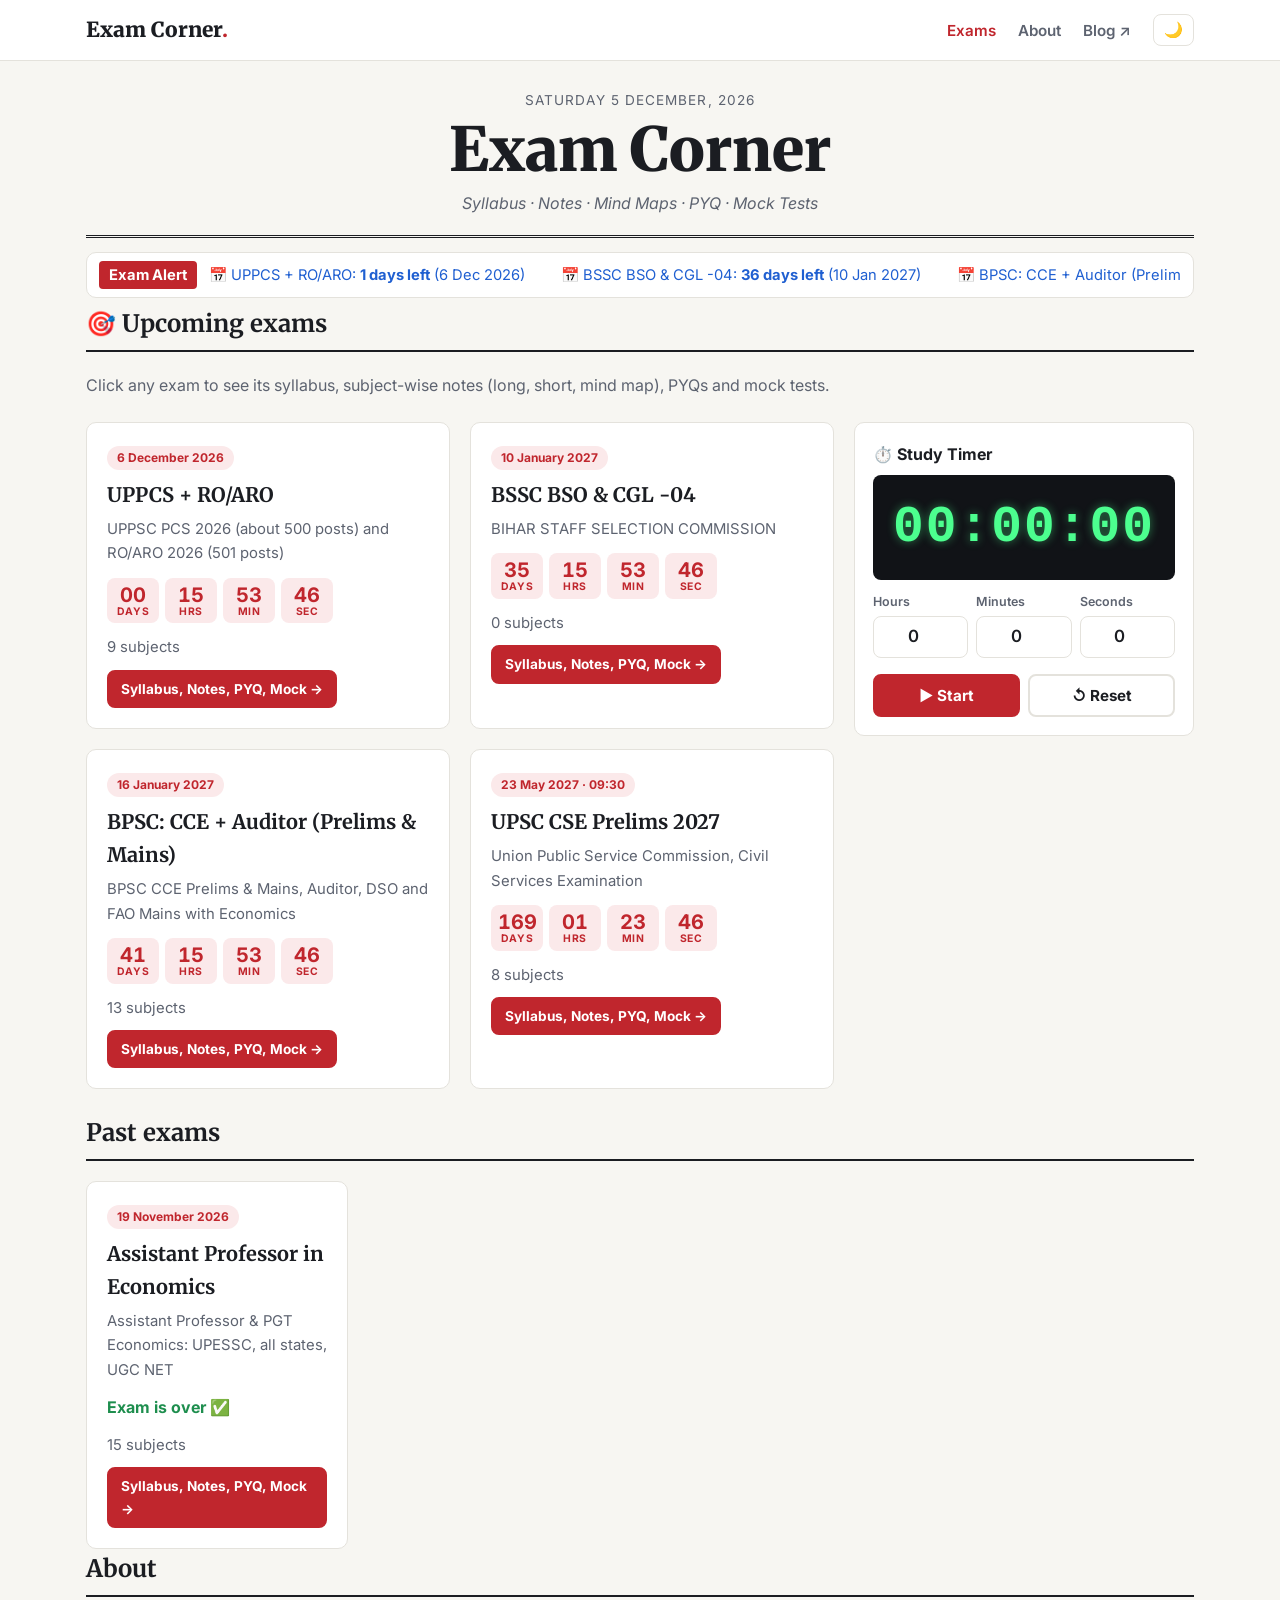
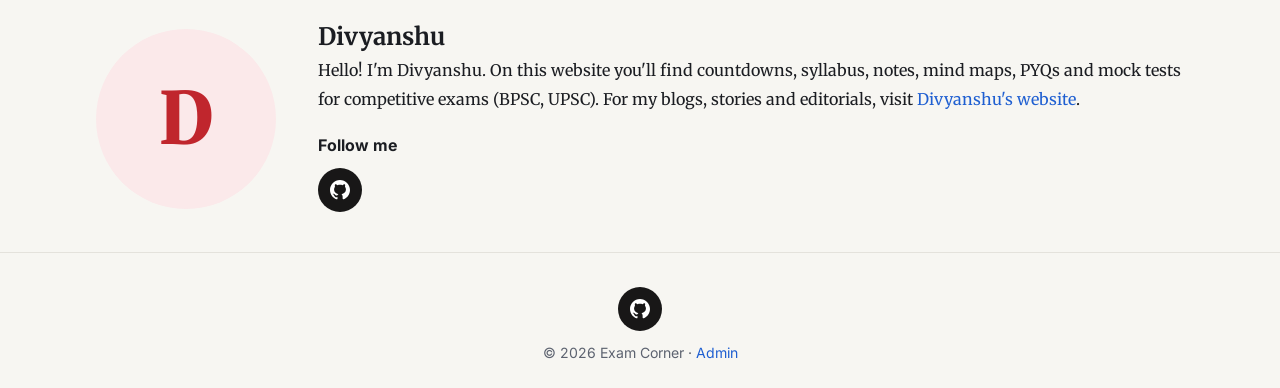
<file: index.html>
<!DOCTYPE html>
<html lang="en">
<head>
  <meta charset="UTF-8" />
  <meta name="viewport" content="width=device-width, initial-scale=1.0" />
  <title>Home</title>
  <meta name="description" content="Exam Corner: countdowns, syllabus, subject-wise notes, mind maps, PYQs and mock tests for competitive exams." />
  <link rel="preconnect" href="https://fonts.googleapis.com" />
  <link href="https://fonts.googleapis.com/css2?family=Inter:wght@400;500;600;700;800&family=Merriweather:wght@400;700;900&display=swap" rel="stylesheet" />
  <link rel="stylesheet" href="css/style.css?v=6" />
</head>
<body>
  <div id="site-header"></div>

  <main>
    <div class="container">
      <div class="masthead" id="masthead"></div>
      <div class="ticker" id="ticker"></div>
    </div>

    <section class="container">
      <div class="section-head"><h2>🎯 Upcoming exams</h2></div>
      <p class="page-sub">Click any exam to see its syllabus, subject-wise notes (long, short, mind map), PYQs and mock tests.</p>
      <div class="hero-row">
        <div class="grid" id="upcoming"></div>
        <div id="study-timer"></div>
      </div>
    </section>

    <section class="container hidden" id="past-wrap">
      <div class="section-head"><h2>Past exams</h2></div>
      <div class="grid" id="past"></div>
    </section>

    <section class="container" id="about">
      <div class="section-head"><h2>About</h2></div>
      <div class="about">
        <div class="avatar" id="avatar"></div>
        <div>
          <h3 id="about-name" style="font-family:var(--serif);font-size:1.5rem"></h3>
          <div class="prose" id="about-text" style="font-size:1rem"></div>
          <h4 style="margin-top:12px">Follow me</h4>
          <div class="socials" id="about-socials"></div>
        </div>
      </div>
    </section>
  </main>

  <div id="site-footer"></div>

  <script src="js/vendor/marked.umd.js?v=6"></script>
  <script src="js/vendor/purify.min.js?v=6"></script>
  <script src="js/config.js?v=6"></script>
  <script src="js/icons.js?v=6"></script>
  <script src="js/common.js?v=6"></script>
  <script src="js/timer.js?v=6"></script>
  <script src="js/home.js?v=6"></script>
</body>
</html>
</file>
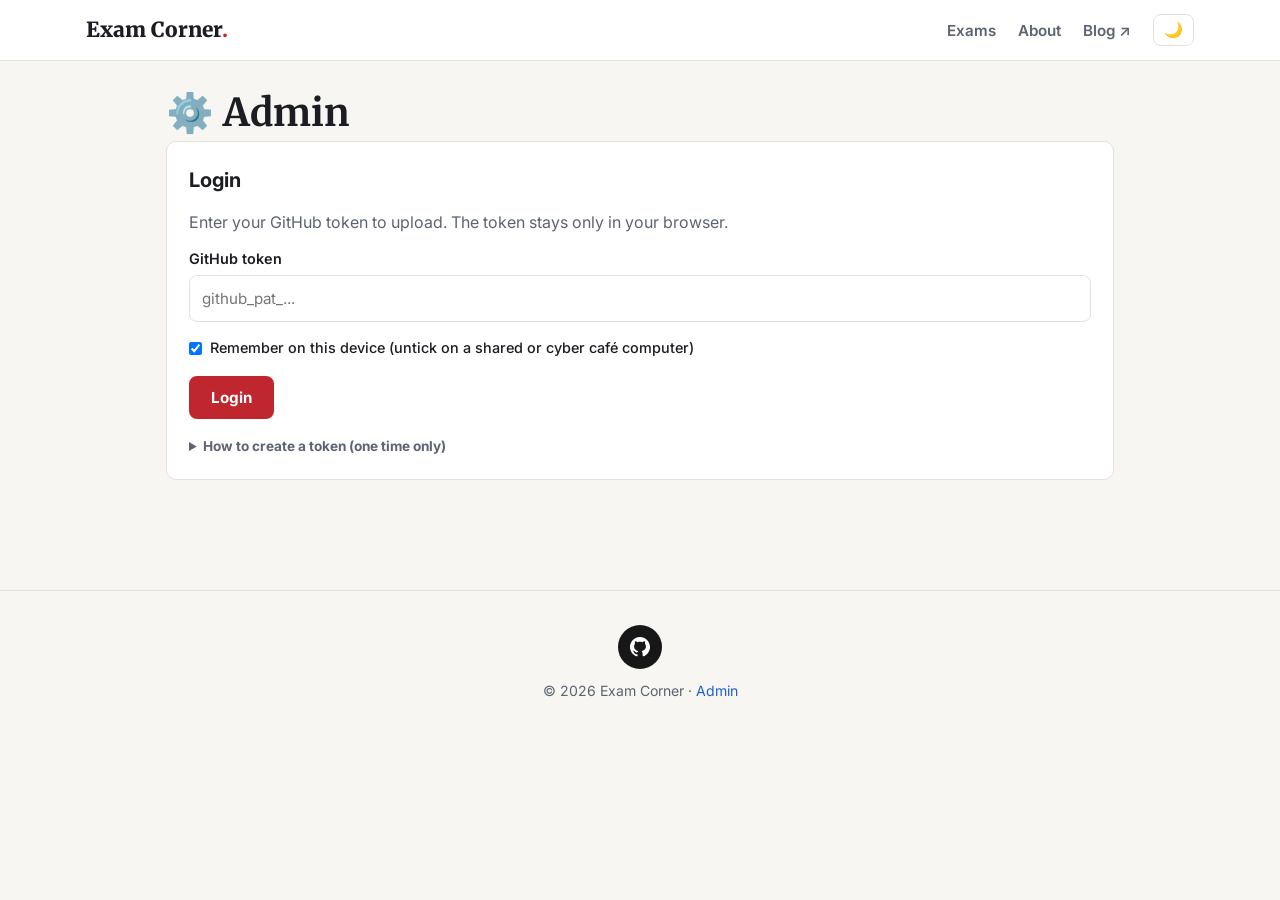
<file: admin.html>
<!DOCTYPE html>
<html lang="en">
<head>
  <meta charset="UTF-8" />
  <meta name="viewport" content="width=device-width, initial-scale=1.0" />
  <meta name="robots" content="noindex" />
  <title>Admin</title>
  <link rel="preconnect" href="https://fonts.googleapis.com" />
  <link href="https://fonts.googleapis.com/css2?family=Inter:wght@400;500;600;700;800&family=Merriweather:wght@400;700;900&display=swap" rel="stylesheet" />
  <link rel="stylesheet" href="css/style.css?v=6" />
</head>
<body>
  <div id="site-header"></div>

  <main class="admin">
    <h1 class="page-title">⚙️ Admin</h1>
    <div id="status"></div>

    <!-- Login -->
    <div class="panel" id="login">
      <h2>Login</h2>
      <p class="muted" style="margin-bottom:12px">Enter your GitHub token to upload. The token stays only in your browser.</p>
      <div class="field">
        <label for="token">GitHub token</label>
        <input type="password" id="token" placeholder="github_pat_..." autocomplete="off" />
      </div>
      <label style="font-weight:500;display:flex;gap:8px;align-items:center">
        <input type="checkbox" id="remember" style="width:auto" checked /> Remember on this device (untick on a shared or cyber café computer)
      </label>
      <button class="btn" id="login-btn" style="margin-top:12px">Login</button>
      <details class="help" style="margin-top:16px">
        <summary><b>How to create a token (one time only)</b></summary>
        <ol>
          <li>Log in to GitHub and open this page: <a href="https://github.com/settings/personal-access-tokens/new" target="_blank" rel="noopener">github.com/settings/personal-access-tokens/new</a></li>
          <li><b>Token name</b>: type <code>website-admin</code>. <b>Expiration</b>: choose "No expiration" or 1 year.</li>
          <li><b>Repository access</b> → <b>Only select repositories</b> → choose <b>both</b> <code>DIVYANSHU</code> and <code>EXAM-CORNER</code>. (Both websites share one saved token, so it needs both repos.)</li>
          <li><b>Permissions → Repository permissions → Contents</b> → choose <b>Read and write</b>.</li>
          <li>Click <b>Generate token</b> at the bottom, copy the token and paste it above.</li>
        </ol>
        <p>⚠️ Never share your token. Anyone with it can change your website.</p>
      </details>
    </div>

    <!-- App -->
    <div id="app" class="hidden">
      <div class="tabs" id="admin-tabs">
        <button class="tab active" data-tab="exams">🎯 Exams</button>
        <button class="tab" data-tab="items">📚 Study Material</button>
        <button class="tab" data-tab="settings">🔗 Social & Settings</button>
        <button class="tab" data-tab="youtube">▶️ YouTube से notes</button>
        <button class="tab" id="logout">Logout</button>
      </div>
      <div id="view"></div>
    </div>
  </main>

  <div id="site-footer"></div>

  <script src="js/vendor/marked.umd.js?v=6"></script>
  <script src="js/vendor/purify.min.js?v=6"></script>
  <script src="js/config.js?v=6"></script>
  <script src="js/icons.js?v=6"></script>
  <script src="js/common.js?v=6"></script>
  <script src="js/github.js?v=6"></script>
  <script src="js/admin.js?v=9"></script>
  <script src="js/youtube.js?v=3"></script>
</body>
</html>
</file>
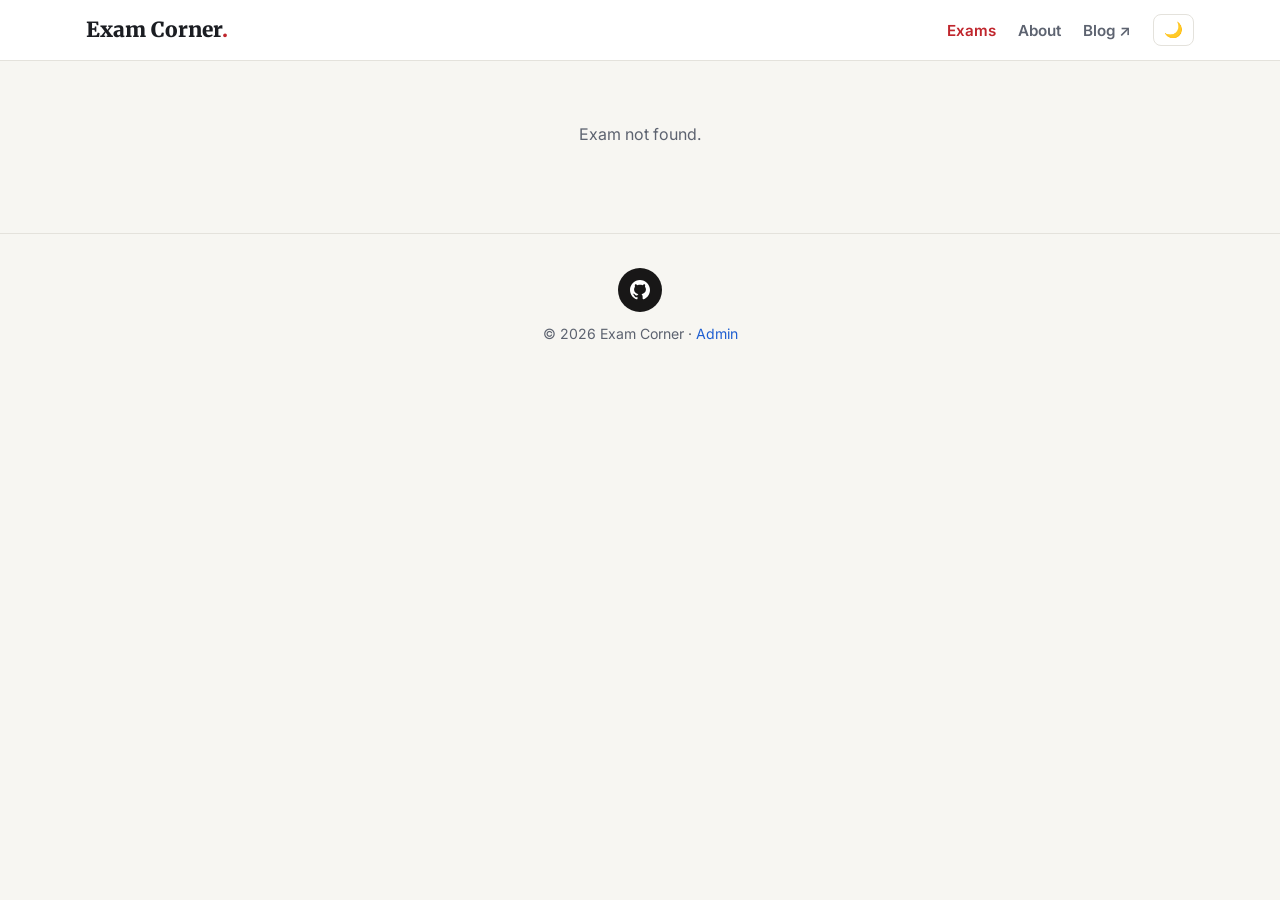
<file: exam.html>
<!DOCTYPE html>
<html lang="en">
<head>
  <meta charset="UTF-8" />
  <meta name="viewport" content="width=device-width, initial-scale=1.0" />
  <title>Exam</title>
  <link rel="preconnect" href="https://fonts.googleapis.com" />
  <link href="https://fonts.googleapis.com/css2?family=Inter:wght@400;500;600;700;800&family=Merriweather:wght@400;700;900&display=swap" rel="stylesheet" />
  <link rel="stylesheet" href="css/style.css?v=6" />
</head>
<body>
  <div id="site-header"></div>

  <main class="container" style="padding-top:24px;padding-bottom:20px" id="main">
    <p class="empty">Loading…</p>
  </main>

  <div id="site-footer"></div>

  <script src="js/vendor/marked.umd.js?v=6"></script>
  <script src="js/vendor/purify.min.js?v=6"></script>
  <script src="js/config.js?v=6"></script>
  <script src="js/icons.js?v=6"></script>
  <script src="js/common.js?v=6"></script>
  <script src="js/timer.js?v=6"></script>
  <script>
    document.addEventListener("DOMContentLoaded", async () => {
      const site = await renderChrome("home");
      const main = document.getElementById("main");
      const [{ exams }, { items }] = await Promise.all([
        loadJSON("content/exams.json", { exams: [] }),
        loadJSON("content/exam-items.json", { items: [] }),
      ]);
      const exam = exams.find((e) => e.id === param("id"));
      if (!exam) return showError(main, "Exam not found.");
      document.title = `${exam.name} | ${site.name}`;

      const subjects = exam.subjects || [];
      const examItems = items.filter((i) => i.exam === exam.id);
      let view = param("view") === "material" || param("subject") ? "material" : "syllabus";
      let subject = param("subject") || "all";
      let type = param("type") || "long";

      main.innerHTML = `
        <div class="breadcrumb"><a href="index.html">Exam Corner</a> › ${esc(exam.name)}</div>
        <div class="hero-row">
        <div class="exam-hero">
          <h1 class="page-title">${esc(exam.name)}</h1>
          ${exam.fullName ? `<p class="muted">${esc(exam.fullName)}</p>` : ""}
          <p style="margin:10px 0 6px"><b>Exam date:</b> ${fmtDate(exam.date, { weekday: "long", day: "numeric", month: "long", year: "numeric" })}${exam.time ? `, ${esc(exam.time)}` : ""}</p>
          <div class="countdown big" data-countdown="${examTime(exam).toISOString()}"></div>
          ${exam.description ? `<div class="prose" style="font-size:0.98rem;margin-top:14px">${renderMarkdown(exam.description)}</div>` : ""}
        </div>
        <div id="study-timer"></div>
        </div>
        <div class="tabs" id="view-tabs">
          <button class="tab" data-view="syllabus">📘 Syllabus</button>
          <button class="tab" data-view="material">📚 Subject-wise Study Material</button>
        </div>
        <div id="syllabus" class="panel prose">${renderMarkdown(exam.syllabus || "Syllabus coming soon.")}</div>
        <div id="material">
          <label>Choose a subject</label>
          <div class="tabs" id="subject-tabs"></div>
          <label>What do you want to study?</label>
          <div class="tabs" id="type-tabs"></div>
          <div class="grid" id="items"></div>
        </div>`;
      startCountdowns();
      setupStudyTimer(document.getElementById("study-timer"));

      const syncURL = () => {
        const p = new URLSearchParams({ id: exam.id });
        if (view === "material") { p.set("view", "material"); p.set("subject", subject); p.set("type", type); }
        history.replaceState(null, "", `exam.html?${p}`);
      };

      const draw = () => {
        document.querySelectorAll("#view-tabs .tab").forEach((t) => t.classList.toggle("active", t.dataset.view === view));
        document.getElementById("syllabus").classList.toggle("hidden", view !== "syllabus");
        document.getElementById("material").classList.toggle("hidden", view !== "material");

        const inSubject = examItems.filter((i) => subject === "all" || i.subject === subject);
        document.getElementById("subject-tabs").innerHTML = [{ id: "all", name: "All subjects" }, ...subjects]
          .map((s) => {
            const n = examItems.filter((i) => s.id === "all" || i.subject === s.id).length;
            return `<button class="tab ${s.id === subject ? "active" : ""}" data-subject="${esc(s.id)}">${esc(s.name)}<span class="count">${n}</span></button>`;
          })
          .join("");
        document.getElementById("type-tabs").innerHTML = ITEM_TYPES.map(
          (t) => `<button class="tab ${t.id === type ? "active" : ""}" data-type="${t.id}">${t.label}<span class="count">${inSubject.filter((i) => i.type === t.id).length}</span></button>`
        ).join("");

        const list = inSubject.filter((i) => i.type === type);
        const subjectName = (id) => (subjects.find((s) => s.id === id) || {}).name || "";
        document.getElementById("items").innerHTML = list.length
          ? list
              .map((i) => {
                const href = i.type === "mock" ? `mock.html?id=${encodeURIComponent(i.id)}` : `item.html?id=${encodeURIComponent(i.id)}`;
                const extra = i.type === "mock" ? `<p>${i.questions || 0} questions · ${i.duration || 0} min</p>` : i.summary ? `<p>${esc(i.summary)}</p>` : "";
                return `<a class="card" href="${href}">
                  <span class="tag">${esc(subjectName(i.subject) || "General")}</span>
                  <h3 style="margin-top:8px">${esc(i.title)}</h3>${extra}
                  <div class="meta" style="margin-top:6px">${fmtDate(i.date)}</div>
                </a>`;
              })
              .join("")
          : `<p class="empty">No ${esc(ITEM_TYPES.find((t) => t.id === type).label)} in this subject yet.</p>`;
      };

      main.addEventListener("click", (e) => {
        const t = e.target.closest(".tab");
        if (!t) return;
        if (t.dataset.view) view = t.dataset.view;
        if (t.dataset.subject) subject = t.dataset.subject;
        if (t.dataset.type) type = t.dataset.type;
        syncURL();
        draw();
      });
      draw();
    });
  </script>
</body>
</html>
</file>
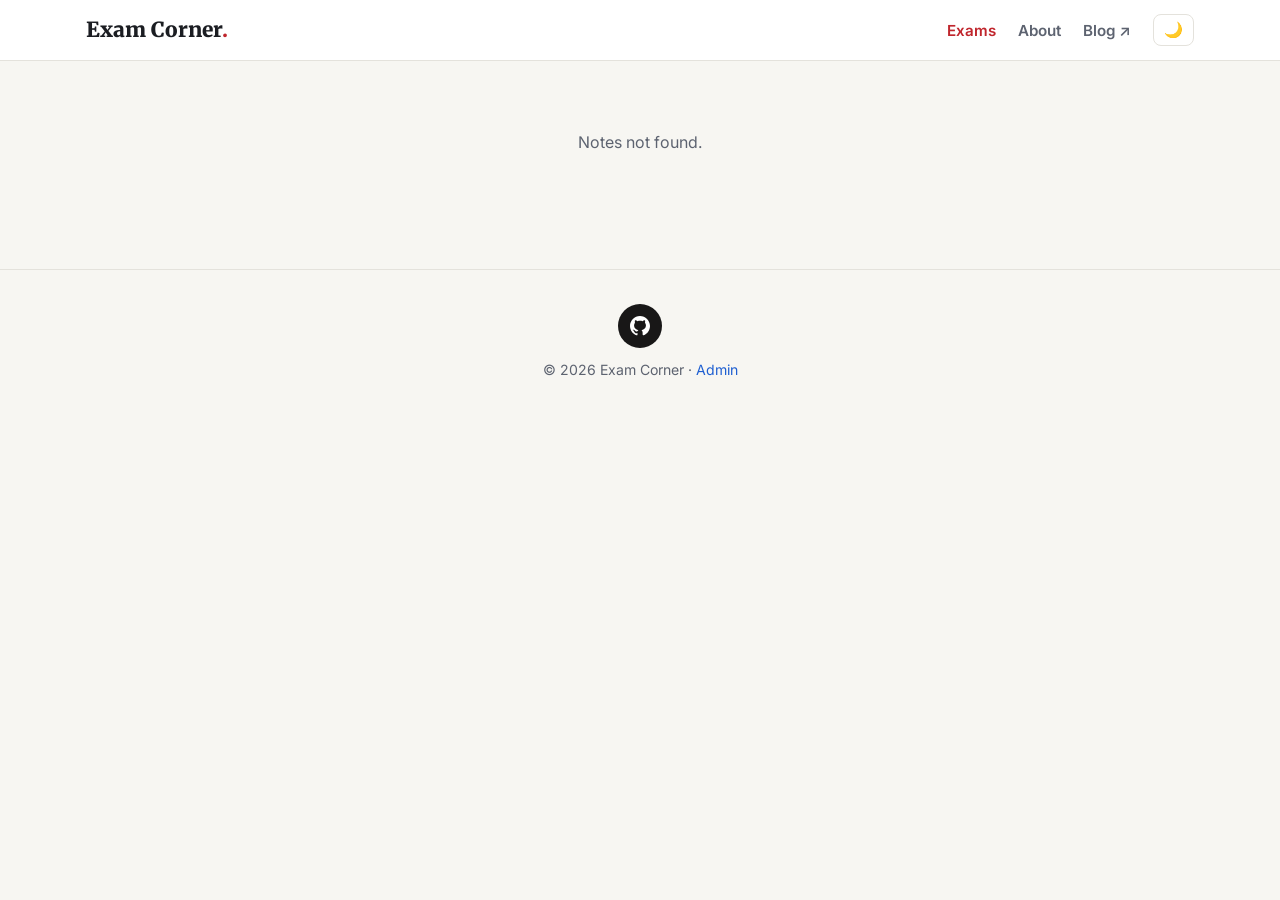
<file: item.html>
<!DOCTYPE html>
<html lang="en">
<head>
  <meta charset="UTF-8" />
  <meta name="viewport" content="width=device-width, initial-scale=1.0" />
  <title>Notes</title>
  <link rel="preconnect" href="https://fonts.googleapis.com" />
  <link href="https://fonts.googleapis.com/css2?family=Inter:wght@400;500;600;700;800&family=Merriweather:wght@400;700;900&display=swap" rel="stylesheet" />
  <link rel="stylesheet" href="css/style.css?v=6" />
</head>
<body>
  <div id="site-header"></div>

  <main>
    <article class="reader" id="reader"><p class="empty">Loading…</p></article>
  </main>

  <div id="site-footer"></div>

  <script src="js/vendor/marked.umd.js?v=6"></script>
  <script src="js/vendor/purify.min.js?v=6"></script>
  <script src="js/config.js?v=6"></script>
  <script src="js/icons.js?v=6"></script>
  <script src="js/common.js?v=6"></script>
  <script src="js/share.js?v=6"></script>
  <script src="js/mindmap.js?v=6"></script>
  <script>
    document.addEventListener("DOMContentLoaded", async () => {
      const site = await renderChrome("home");
      const reader = document.getElementById("reader");
      const [{ exams }, { items }] = await Promise.all([
        loadJSON("content/exams.json", { exams: [] }),
        loadJSON("content/exam-items.json", { items: [] }),
      ]);
      const item = items.find((i) => i.id === param("id"));
      if (!item) return showError(reader, "Notes not found.");
      if (item.type === "mock") return location.replace(`mock.html?id=${encodeURIComponent(item.id)}`);

      const exam = exams.find((e) => e.id === item.exam) || { id: item.exam, name: item.exam, subjects: [] };
      const subject = (exam.subjects || []).find((s) => s.id === item.subject);
      const typeLabel = (ITEM_TYPES.find((t) => t.id === item.type) || {}).label || "";
      let body = "";
      try { body = await loadText(`content/exam-items/${item.id}.md`); }
      catch (e) { return showError(reader, "Could not load this. Please try again in a little while."); }
      document.title = `${item.title} | ${site.name}`;

      const back = `exam.html?id=${encodeURIComponent(exam.id)}&view=material&subject=${encodeURIComponent(item.subject || "all")}&type=${item.type}`;
      const isMap = item.type === "mindmap" && !/^\s*!\[/.test(body);
      reader.innerHTML = `
        <div class="breadcrumb"><a href="index.html">Exam Corner</a> › <a href="exam.html?id=${encodeURIComponent(exam.id)}">${esc(exam.name)}</a>
          ${subject ? ` › ${esc(subject.name)}` : ""} › <a href="${back}">${esc(typeLabel)}</a></div>
        <h1>${esc(item.title)}</h1>
        ${item.summary ? `<p class="standfirst">${esc(item.summary)}</p>` : ""}
        <div class="byline">
          <span class="meta"><span class="tag">${esc(typeLabel)}</span> ${fmtDate(item.date)}${isMap ? "" : " · " + readingTime(body)}</span>
          <span class="tools"><span id="font-controls"></span><button class="icon-btn" onclick="window.print()" title="Print / Save as PDF">🖨️</button></span>
        </div>
        ${isMap ? `<div class="mindmap-wrap"><p class="help no-print">You can zoom and drag. Click any point to open or close it.</p><svg class="mindmap" id="mindmap"></svg></div>` : ""}
        <div class="prose ${isMap ? "hidden" : ""}" id="prose">${renderMarkdown(body)}</div>
        ${shareHTML(item.title)}
        <p class="no-print"><a href="${back}">← Back to ${esc(exam.name)} ${esc(typeLabel)}</a></p>`;
      setupFontControls(document.getElementById("prose"));
      setupShare();
      if (isMap) renderMindmap(document.getElementById("mindmap"), body, document.getElementById("prose"));
    });
  </script>
</body>
</html>
</file>
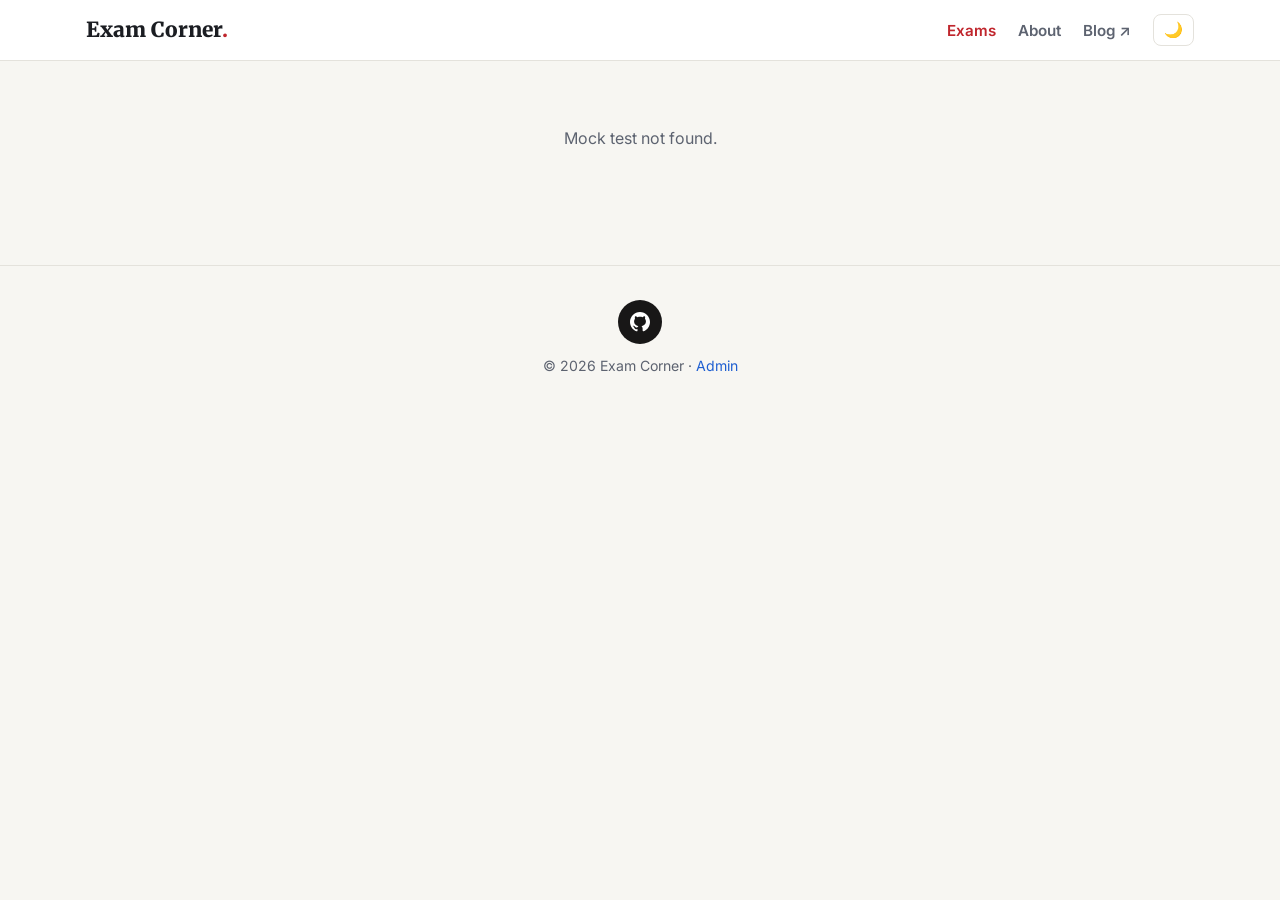
<file: mock.html>
<!DOCTYPE html>
<html lang="en">
<head>
  <meta charset="UTF-8" />
  <meta name="viewport" content="width=device-width, initial-scale=1.0" />
  <title>Mock Test</title>
  <link rel="preconnect" href="https://fonts.googleapis.com" />
  <link href="https://fonts.googleapis.com/css2?family=Inter:wght@400;500;600;700;800&family=Merriweather:wght@400;700;900&display=swap" rel="stylesheet" />
  <link rel="stylesheet" href="css/style.css?v=6" />
</head>
<body>
  <div id="site-header"></div>

  <main class="mock" id="mock"><p class="empty">Loading…</p></main>

  <div id="site-footer"></div>

  <script src="js/vendor/marked.umd.js?v=6"></script>
  <script src="js/vendor/purify.min.js?v=6"></script>
  <script src="js/config.js?v=6"></script>
  <script src="js/icons.js?v=6"></script>
  <script src="js/common.js?v=6"></script>
  <script src="js/mock.js?v=6"></script>
</body>
</html>
</file>
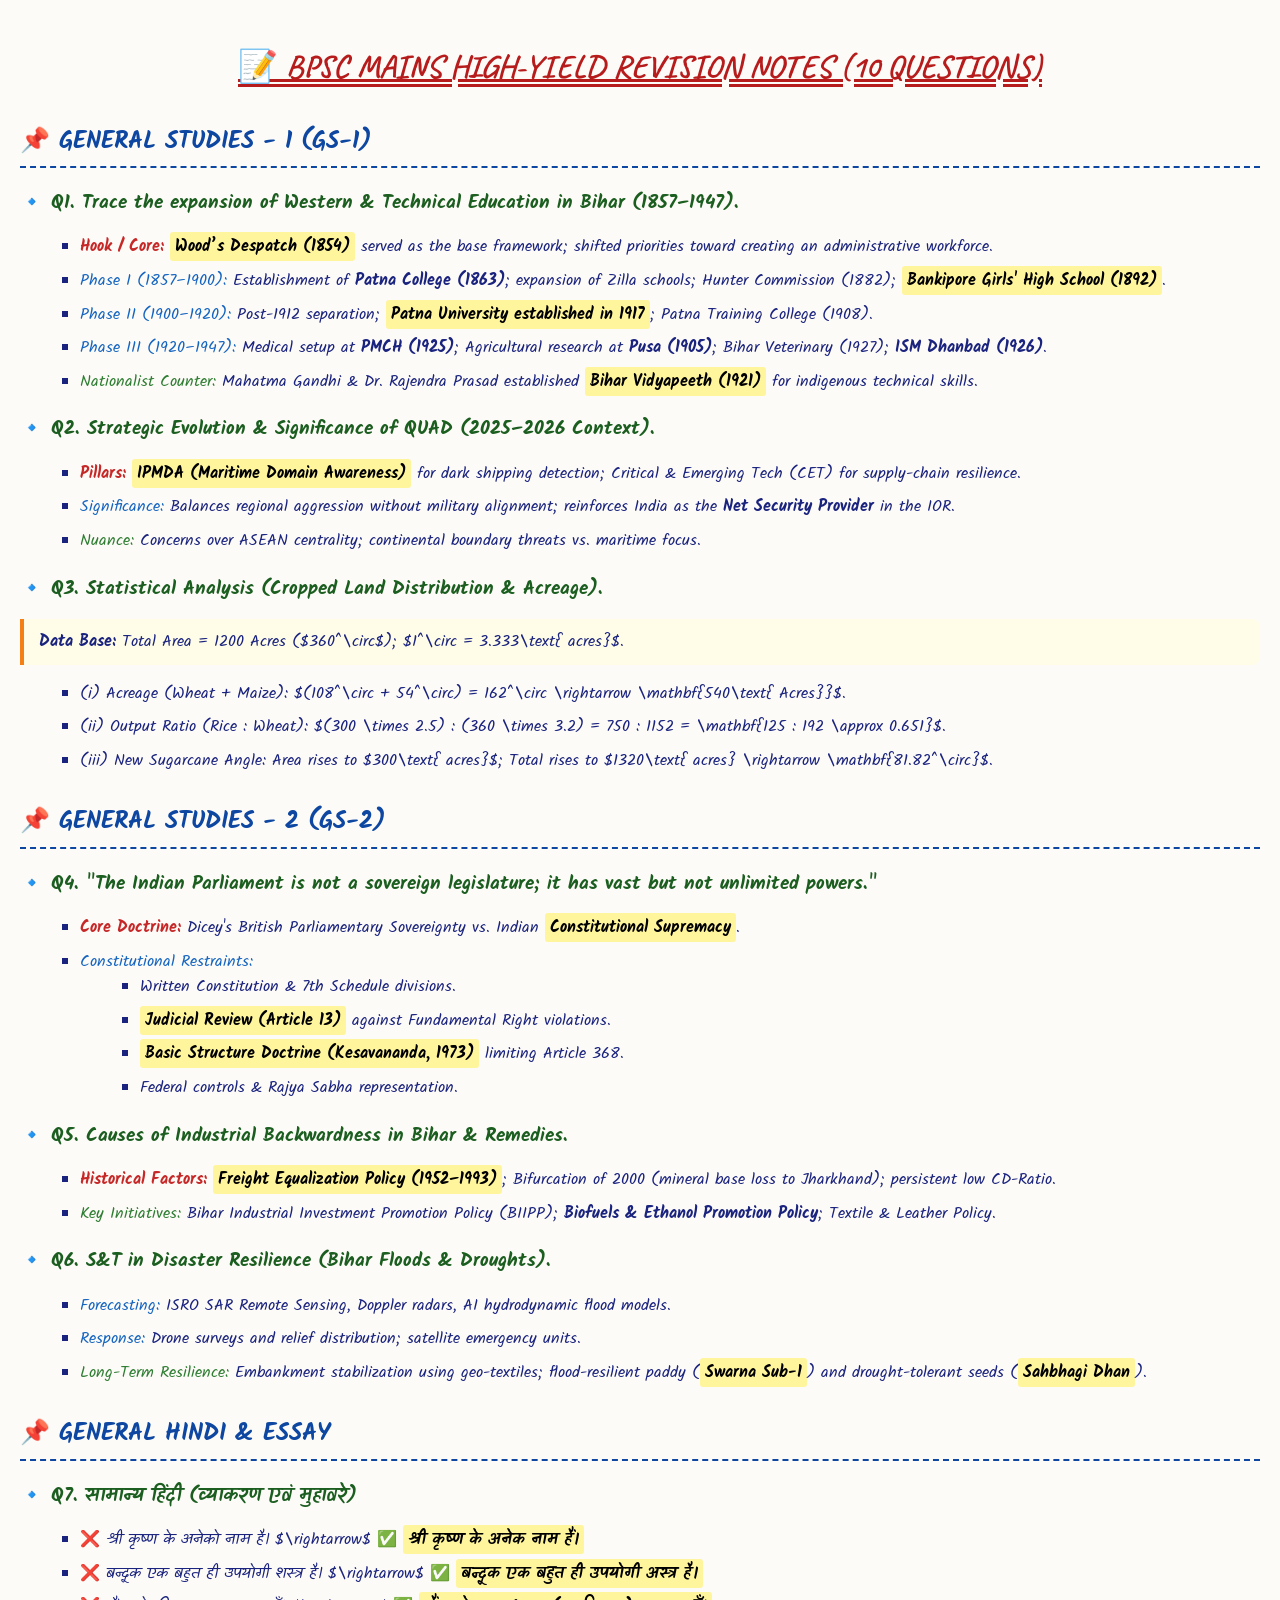
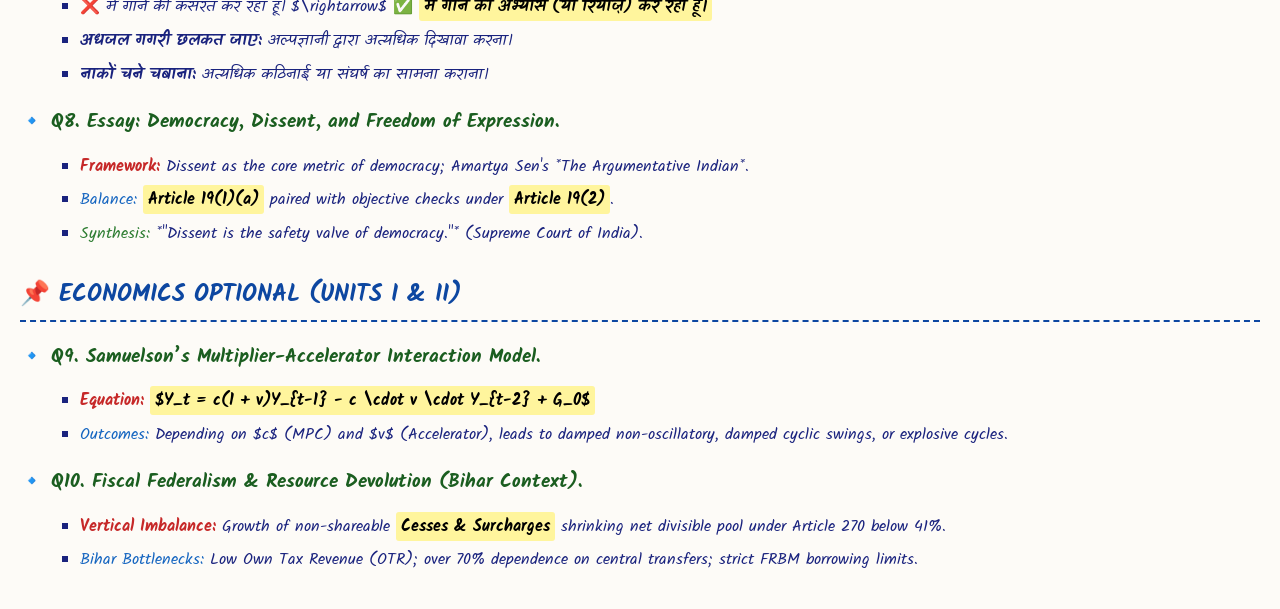
<file: uploads/bpsc-pyq/BPSC MAINS/gemini-code-1792105830033.html>
<!DOCTYPE html>
<html lang="hi">
<head>
    <meta charset="UTF-8">
    <title>BPSC Mains High-Yield Revision Notes</title>
    <!-- Google Fonts से हस्तलिखित (Handwritten) फॉन्ट -->
    <link href="https://fonts.googleapis.com/css2?family=Caveat:wght@600&family=Kalam:wght@400;700&display=swap" rel="stylesheet">
    <style>
        @page {
            size: A4;
            margin: 20mm 15mm 20mm 20mm;
        }
        body {
            font-family: 'Kalam', cursive, sans-serif;
            background-color: #fdfbf7;
            color: #1a237e; /* डार्क ब्लू स्याही */
            font-size: 16px;
            line-height: 1.6;
            margin: 0;
            padding: 20px;
        }
        /* मुख्य शीर्षक */
        h1 {
            font-family: 'Caveat', cursive;
            color: #b71c1c; /* लाल स्याही */
            text-align: center;
            font-size: 32px;
            text-decoration: underline double #b71c1c;
            margin-bottom: 25px;
        }
        /* सेक्शन हेडिंग */
        h2 {
            color: #0d47a1;
            border-bottom: 2px dashed #0d47a1;
            padding-bottom: 5px;
            margin-top: 30px;
            font-size: 24px;
        }
        /* प्रश्न हेडिंग */
        h3 {
            color: #1b5e20; /* हरी स्याही */
            font-size: 19px;
            margin-top: 20px;
            margin-bottom: 8px;
        }
        /* हाइलाइटर स्टाइल */
        .highlight {
            background-color: #fff59d; /* हल्का पीला हाइलाइटर */
            padding: 2px 5px;
            border-radius: 3px;
            color: #000;
            font-weight: bold;
        }
        /* अलग-अलग रंग के पेन */
        .red-ink {
            color: #c62828;
            font-weight: bold;
        }
        .green-ink {
            color: #2e7d32;
        }
        .blue-ink {
            color: #1565c0;
        }
        /* बुलेट पॉइंट्स */
        ul {
            list-style-type: square;
            margin-left: 20px;
        }
        li {
            margin-bottom: 8px;
        }
        /* बॉक्स नोट */
        .note-box {
            border-left: 4px solid #f57f17;
            background-color: #fffde7;
            padding: 10px 15px;
            margin: 15px 0;
            border-radius: 0 8px 8px 0;
        }
        /* प्रिंट के लिए सेटिंग्स */
        @media print {
            body {
                background: none;
            }
            .page-break {
                page-break-before: always;
            }
        }
    </style>
</head>
<body>

    <h1>📝 BPSC MAINS HIGH-YIELD REVISION NOTES (10 QUESTIONS)</h1>

    <!-- GS-1 -->
    <h2>📌 GENERAL STUDIES - 1 (GS-1)</h2>

    <h3>🔹 Q1. Trace the expansion of Western & Technical Education in Bihar (1857–1947).</h3>
    <ul>
        <li><span class="red-ink">Hook / Core:</span> <span class="highlight">Wood’s Despatch (1854)</span> served as the base framework; shifted priorities toward creating an administrative workforce.</li>
        <li><span class="blue-ink">Phase I (1857–1900):</span> Establishment of <b>Patna College (1863)</b>; expansion of Zilla schools; Hunter Commission (1882); <span class="highlight">Bankipore Girls' High School (1892)</span>.</li>
        <li><span class="blue-ink">Phase II (1900–1920):</span> Post-1912 separation; <span class="highlight">Patna University established in 1917</span>; Patna Training College (1908).</li>
        <li><span class="blue-ink">Phase III (1920–1947):</span> Medical setup at <b>PMCH (1925)</b>; Agricultural research at <b>Pusa (1905)</b>; Bihar Veterinary (1927); <b>ISM Dhanbad (1926)</b>.</li>
        <li><span class="green-ink">Nationalist Counter:</span> Mahatma Gandhi & Dr. Rajendra Prasad established <span class="highlight">Bihar Vidyapeeth (1921)</span> for indigenous technical skills.</li>
    </ul>

    <h3>🔹 Q2. Strategic Evolution & Significance of QUAD (2025–2026 Context).</h3>
    <ul>
        <li><span class="red-ink">Pillars:</span> <span class="highlight">IPMDA (Maritime Domain Awareness)</span> for dark shipping detection; Critical & Emerging Tech (CET) for supply-chain resilience.</li>
        <li><span class="blue-ink">Significance:</span> Balances regional aggression without military alignment; reinforces India as the <b>Net Security Provider</b> in the IOR.</li>
        <li><span class="green-ink">Nuance:</span> Concerns over ASEAN centrality; continental boundary threats vs. maritime focus.</li>
    </ul>

    <h3>🔹 Q3. Statistical Analysis (Cropped Land Distribution & Acreage).</h3>
    <div class="note-box">
        <b>Data Base:</b> Total Area = 1200 Acres ($360^\circ$); $1^\circ = 3.333\text{ acres}$.
    </div>
    <ul>
        <li>(i) Acreage (Wheat + Maize): $(108^\circ + 54^\circ) = 162^\circ \rightarrow \mathbf{540\text{ Acres}}$.</li>
        <li>(ii) Output Ratio (Rice : Wheat): $(300 \times 2.5) : (360 \times 3.2) = 750 : 1152 = \mathbf{125 : 192 \approx 0.651}$.</li>
        <li>(iii) New Sugarcane Angle: Area rises to $300\text{ acres}$; Total rises to $1320\text{ acres} \rightarrow \mathbf{81.82^\circ}$.</li>
    </ul>

    <div class="page-break"></div>

    <!-- GS-2 -->
    <h2>📌 GENERAL STUDIES - 2 (GS-2)</h2>

    <h3>🔹 Q4. "The Indian Parliament is not a sovereign legislature; it has vast but not unlimited powers."</h3>
    <ul>
        <li><span class="red-ink">Core Doctrine:</span> Dicey's British Parliamentary Sovereignty vs. Indian <span class="highlight">Constitutional Supremacy</span>.</li>
        <li><span class="blue-ink">Constitutional Restraints:</span>
            <ul>
                <li>Written Constitution & 7th Schedule divisions.</li>
                <li><span class="highlight">Judicial Review (Article 13)</span> against Fundamental Right violations.</li>
                <li><span class="highlight">Basic Structure Doctrine (Kesavananda, 1973)</span> limiting Article 368.</li>
                <li>Federal controls & Rajya Sabha representation.</li>
            </ul>
        </li>
    </ul>

    <h3>🔹 Q5. Causes of Industrial Backwardness in Bihar & Remedies.</h3>
    <ul>
        <li><span class="red-ink">Historical Factors:</span> <span class="highlight">Freight Equalization Policy (1952–1993)</span>; Bifurcation of 2000 (mineral base loss to Jharkhand); persistent low CD-Ratio.</li>
        <li><span class="green-ink">Key Initiatives:</span> Bihar Industrial Investment Promotion Policy (BIIPP); <b>Biofuels & Ethanol Promotion Policy</b>; Textile & Leather Policy.</li>
    </ul>

    <h3>🔹 Q6. S&T in Disaster Resilience (Bihar Floods & Droughts).</h3>
    <ul>
        <li><span class="blue-ink">Forecasting:</span> ISRO SAR Remote Sensing, Doppler radars, AI hydrodynamic flood models.</li>
        <li><span class="blue-ink">Response:</span> Drone surveys and relief distribution; satellite emergency units.</li>
        <li><span class="green-ink">Long-Term Resilience:</span> Embankment stabilization using geo-textiles; flood-resilient paddy (<span class="highlight">Swarna Sub-1</span>) and drought-tolerant seeds (<span class="highlight">Sahbhagi Dhan</span>).</li>
    </ul>

    <!-- HINDI & ESSAY -->
    <h2>📌 GENERAL HINDI & ESSAY</h2>

    <h3>🔹 Q7. सामान्य हिंदी (व्याकरण एवं मुहावरे)</h3>
    <ul>
        <li>❌ श्री कृष्ण के अनेको नाम है। $\rightarrow$ ✅ <span class="highlight">श्री कृष्ण के अनेक नाम हैं।</span></li>
        <li>❌ बन्दूक एक बहुत ही उपयोगी शस्त्र है। $\rightarrow$ ✅ <span class="highlight">बन्दूक एक बहुत ही उपयोगी अस्त्र है।</span></li>
        <li>❌ मैं गाने की कसरत कर रहा हूँ। $\rightarrow$ ✅ <span class="highlight">मैं गाने का अभ्यास (या रियाज़) कर रहा हूँ।</span></li>
        <li><b>अधजल गगरी छलकत जाए:</b> अल्पज्ञानी द्वारा अत्यधिक दिखावा करना।</li>
        <li><b>नाकों चने चबाना:</b> अत्यधिक कठिनाई या संघर्ष का सामना कराना।</li>
    </ul>

    <h3>🔹 Q8. Essay: Democracy, Dissent, and Freedom of Expression.</h3>
    <ul>
        <li><span class="red-ink">Framework:</span> Dissent as the core metric of democracy; Amartya Sen's *The Argumentative Indian*.</li>
        <li><span class="blue-ink">Balance:</span> <span class="highlight">Article 19(1)(a)</span> paired with objective checks under <span class="highlight">Article 19(2)</span>.</li>
        <li><span class="green-ink">Synthesis:</span> *"Dissent is the safety valve of democracy."* (Supreme Court of India).</li>
    </ul>

    <!-- ECONOMICS -->
    <h2>📌 ECONOMICS OPTIONAL (UNITS I & II)</h2>

    <h3>🔹 Q9. Samuelson’s Multiplier-Accelerator Interaction Model.</h3>
    <ul>
        <li><span class="red-ink">Equation:</span> <span class="highlight">$Y_t = c(1 + v)Y_{t-1} - c \cdot v \cdot Y_{t-2} + G_0$</span></li>
        <li><span class="blue-ink">Outcomes:</span> Depending on $c$ (MPC) and $v$ (Accelerator), leads to damped non-oscillatory, damped cyclic swings, or explosive cycles.</li>
    </ul>

    <h3>🔹 Q10. Fiscal Federalism & Resource Devolution (Bihar Context).</h3>
    <ul>
        <li><span class="red-ink">Vertical Imbalance:</span> Growth of non-shareable <span class="highlight">Cesses & Surcharges</span> shrinking net divisible pool under Article 270 below 41%.</li>
        <li><span class="blue-ink">Bihar Bottlenecks:</span> Low Own Tax Revenue (OTR); over 70% dependence on central transfers; strict FRBM borrowing limits.</li>
    </ul>

</body>
</html>
</file>
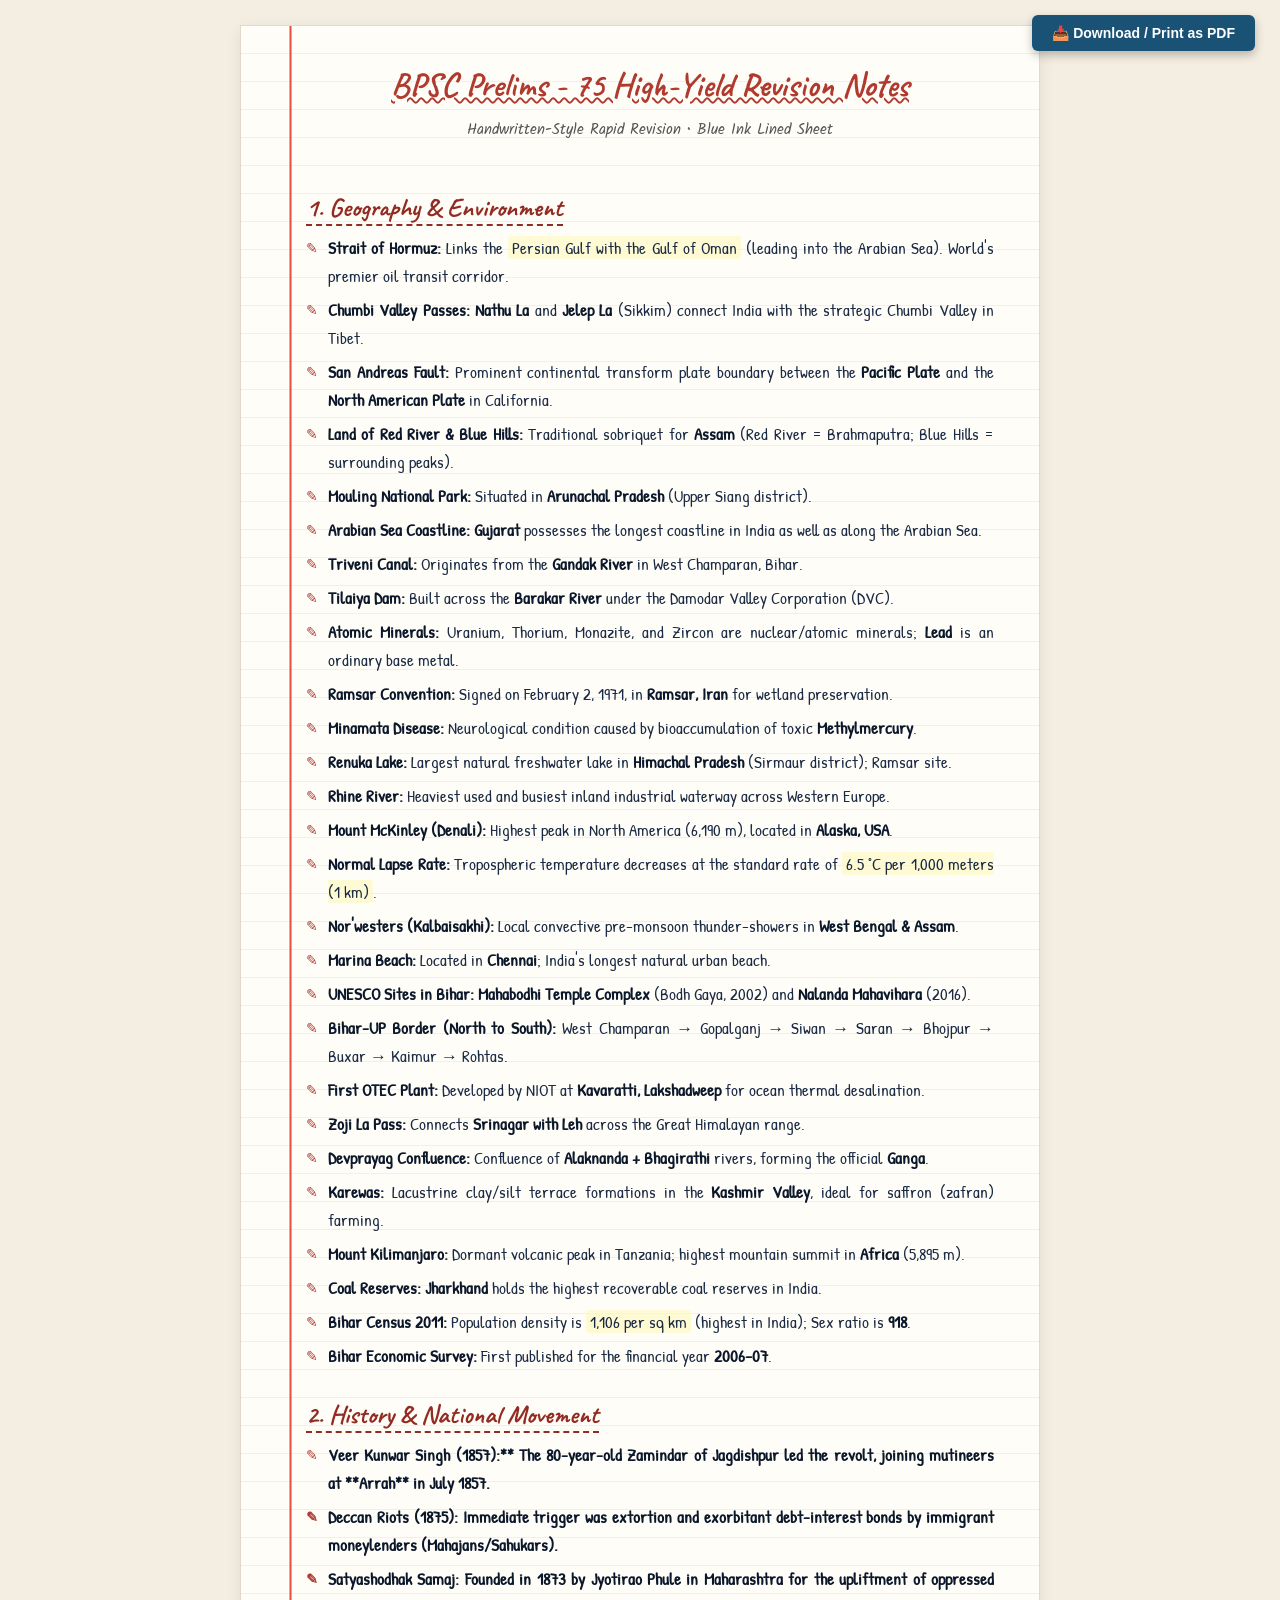
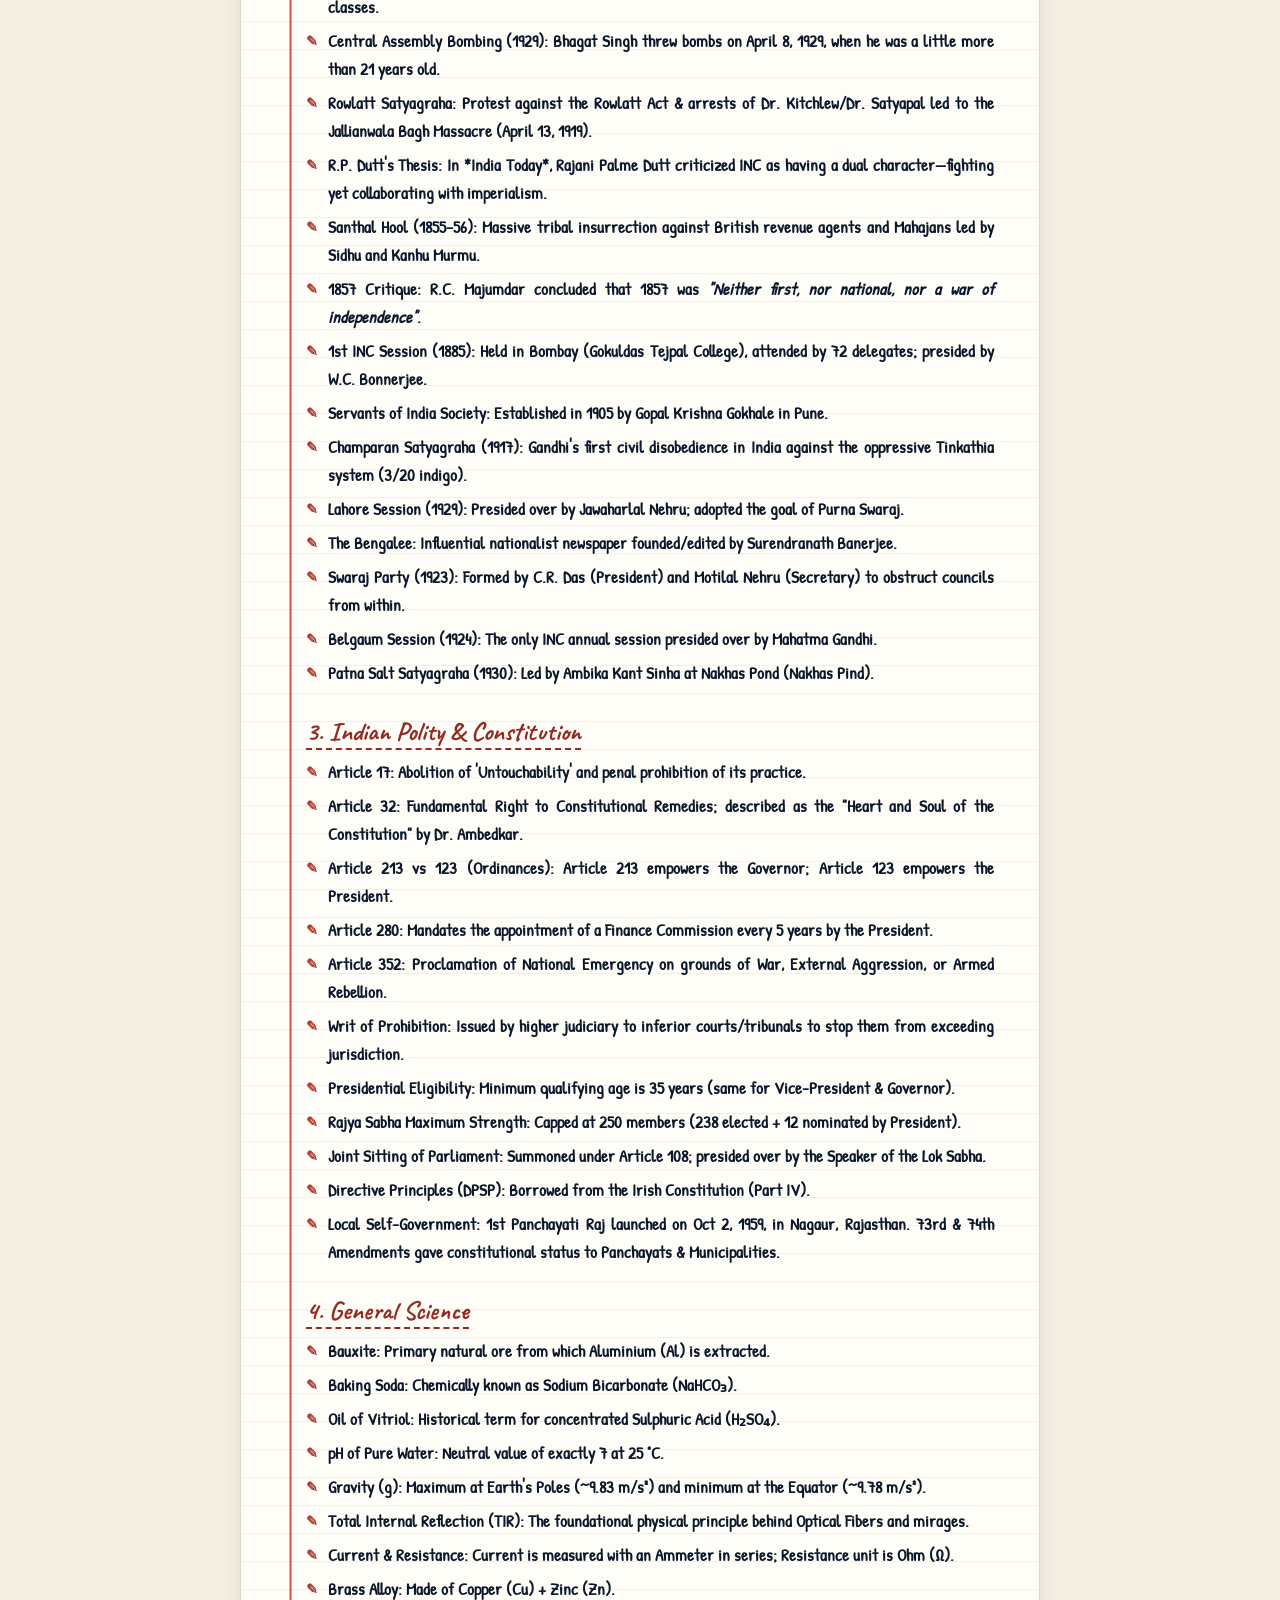
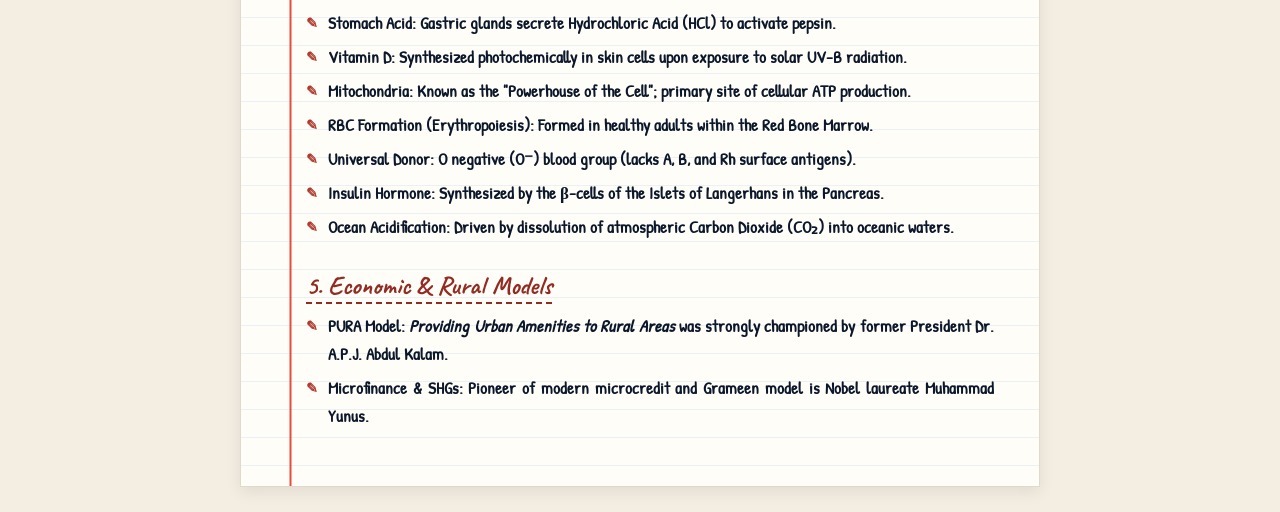
<file: uploads/bpsc-pyq/BPSC PRELIMS/gemini-code-1792104122422.html>
<!DOCTYPE html>
<html lang="en">
<head>
  <meta charset="UTF-8">
  <title>BPSC Prelims - Handwritten Revision Notes</title>
  <!-- Handwritten Google Fonts -->
  <link rel="preconnect" href="https://fonts.googleapis.com">
  <link rel="preconnect" href="https://fonts.gstatic.com" crossorigin>
  <link href="https://fonts.googleapis.com/css2?family=Caveat:wght@600;700&family=Kalam:wght@400;700&family=Patrick+Hand&display=swap" rel="stylesheet">

  <style>
    @page {
      size: A4;
      margin: 15mm 15mm 15mm 20mm;
    }

    * {
      box-sizing: border-box;
      margin: 0;
      padding: 0;
    }

    body {
      background-color: #f4ede2;
      font-family: 'Patrick Hand', 'Kalam', cursive;
      font-size: 17px;
      line-height: 28px;
      color: #1a2a44; /* Blue ballpoint pen ink color */
    }

    /* Print / PDF Trigger Button (Screen only) */
    .no-print {
      position: fixed;
      top: 15px;
      right: 25px;
      z-index: 999;
      background: #1a5276;
      color: #fff;
      padding: 10px 20px;
      border: none;
      border-radius: 6px;
      font-family: sans-serif;
      font-size: 14px;
      font-weight: bold;
      cursor: pointer;
      box-shadow: 0 4px 10px rgba(0,0,0,0.25);
    }
    .no-print:hover {
      background: #113853;
    }

    /* Notebook Page Container */
    .notebook-page {
      max-width: 800px;
      margin: 25px auto;
      background: #fffdf8;
      padding: 40px 45px 50px 65px;
      position: relative;
      border: 1px solid #e2dac9;
      box-shadow: 0 5px 15px rgba(0,0,0,0.08);
      /* Notebook Ruled Lines */
      background-image: 
        linear-gradient(90deg, transparent 48px, #e74c3c 49px, #e74c3c 50px, transparent 51px),
        repeating-linear-gradient(transparent, transparent 27px, #d6e4f0 28px);
      background-attachment: local;
    }

    h1 {
      font-family: 'Caveat', cursive;
      font-size: 34px;
      text-align: center;
      color: #b03a2e; /* Red pen title */
      text-decoration: underline wavy #b03a2e 1.5px;
      margin-bottom: 12px;
      line-height: 38px;
    }

    .meta-subtitle {
      text-align: center;
      font-size: 15px;
      color: #555;
      margin-bottom: 25px;
      font-family: 'Kalam', cursive;
    }

    h2 {
      font-family: 'Caveat', cursive;
      font-size: 26px;
      color: #922b21;
      margin-top: 25px;
      margin-bottom: 8px;
      border-bottom: 2px dashed #922b21;
      display: inline-block;
      padding-bottom: 2px;
    }

    ul {
      list-style-type: none;
      padding-left: 0;
    }

    li {
      position: relative;
      padding-left: 22px;
      margin-bottom: 6px;
      text-align: justify;
    }

    li::before {
      content: "✎";
      position: absolute;
      left: 0;
      top: 0;
      color: #b03a2e;
      font-size: 14px;
    }

    strong {
      color: #0b172a;
      font-weight: 700;
    }

    .highlighter {
      background: rgba(254, 249, 195, 0.7);
      padding: 0 4px;
      border-radius: 3px;
    }

    @media print {
      body {
        background: none;
      }
      .no-print {
        display: none !important;
      }
      .notebook-page {
        margin: 0;
        max-width: 100%;
        border: none;
        box-shadow: none;
        padding: 10px 20px 20px 50px;
        page-break-after: always;
      }
      h2 {
        page-break-after: avoid;
      }
    }
  </style>
</head>
<body>

  <button class="no-print" onclick="window.print()">📥 Download / Print as PDF</button>

  <div class="notebook-page">
    <h1>BPSC Prelims - 75 High-Yield Revision Notes</h1>
    <div class="meta-subtitle">Handwritten-Style Rapid Revision • Blue Ink Lined Sheet</div>

    <h2>1. Geography & Environment</h2>
    <ul>
      <li><strong>Strait of Hormuz:</strong> Links the <span class="highlighter">Persian Gulf with the Gulf of Oman</span> (leading into the Arabian Sea). World's premier oil transit corridor.</li>
      <li><strong>Chumbi Valley Passes:</strong> <strong>Nathu La</strong> and <strong>Jelep La</strong> (Sikkim) connect India with the strategic Chumbi Valley in Tibet.</li>
      <li><strong>San Andreas Fault:</strong> Prominent continental transform plate boundary between the <strong>Pacific Plate</strong> and the <strong>North American Plate</strong> in California.</li>
      <li><strong>Land of Red River & Blue Hills:</strong> Traditional sobriquet for <strong>Assam</strong> (Red River = Brahmaputra; Blue Hills = surrounding peaks).</li>
      <li><strong>Mouling National Park:</strong> Situated in <strong>Arunachal Pradesh</strong> (Upper Siang district).</li>
      <li><strong>Arabian Sea Coastline:</strong> <strong>Gujarat</strong> possesses the longest coastline in India as well as along the Arabian Sea.</li>
      <li><strong>Triveni Canal:</strong> Originates from the <strong>Gandak River</strong> in West Champaran, Bihar.</li>
      <li><strong>Tilaiya Dam:</strong> Built across the <strong>Barakar River</strong> under the Damodar Valley Corporation (DVC).</li>
      <li><strong>Atomic Minerals:</strong> Uranium, Thorium, Monazite, and Zircon are nuclear/atomic minerals; <strong>Lead</strong> is an ordinary base metal.</li>
      <li><strong>Ramsar Convention:</strong> Signed on February 2, 1971, in <strong>Ramsar, Iran</strong> for wetland preservation.</li>
      <li><strong>Minamata Disease:</strong> Neurological condition caused by bioaccumulation of toxic <strong>Methylmercury</strong>.</li>
      <li><strong>Renuka Lake:</strong> Largest natural freshwater lake in <strong>Himachal Pradesh</strong> (Sirmaur district); Ramsar site.</li>
      <li><strong>Rhine River:</strong> Heaviest used and busiest inland industrial waterway across Western Europe.</li>
      <li><strong>Mount McKinley (Denali):</strong> Highest peak in North America (6,190 m), located in <strong>Alaska, USA</strong>.</li>
      <li><strong>Normal Lapse Rate:</strong> Tropospheric temperature decreases at the standard rate of <span class="highlighter">6.5 °C per 1,000 meters (1 km)</span>.</li>
      <li><strong>Nor'westers (Kalbaisakhi):</strong> Local convective pre-monsoon thunder-showers in <strong>West Bengal & Assam</strong>.</li>
      <li><strong>Marina Beach:</strong> Located in <strong>Chennai</strong>; India's longest natural urban beach.</li>
      <li><strong>UNESCO Sites in Bihar:</strong> <strong>Mahabodhi Temple Complex</strong> (Bodh Gaya, 2002) and <strong>Nalanda Mahavihara</strong> (2016).</li>
      <li><strong>Bihar-UP Border (North to South):</strong> West Champaran → Gopalganj → Siwan → Saran → Bhojpur → Buxar → Kaimur → Rohtas.</li>
      <li><strong>First OTEC Plant:</strong> Developed by NIOT at <strong>Kavaratti, Lakshadweep</strong> for ocean thermal desalination.</li>
      <li><strong>Zoji La Pass:</strong> Connects <strong>Srinagar with Leh</strong> across the Great Himalayan range.</li>
      <li><strong>Devprayag Confluence:</strong> Confluence of <strong>Alaknanda + Bhagirathi</strong> rivers, forming the official <strong>Ganga</strong>.</li>
      <li><strong>Karewas:</strong> Lacustrine clay/silt terrace formations in the <strong>Kashmir Valley</strong>, ideal for saffron (zafran) farming.</li>
      <li><strong>Mount Kilimanjaro:</strong> Dormant volcanic peak in Tanzania; highest mountain summit in <strong>Africa</strong> (5,895 m).</li>
      <li><strong>Coal Reserves:</strong> <strong>Jharkhand</strong> holds the highest recoverable coal reserves in India.</li>
      <li><strong>Bihar Census 2011:</strong> Population density is <span class="highlighter">1,106 per sq km</span> (highest in India); Sex ratio is <strong>918</strong>.</li>
      <li><strong>Bihar Economic Survey:</strong> First published for the financial year <strong>2006–07</strong>.</li>
    </ul>

    <h2>2. History & National Movement</h2>
    <ul>
      <li><strong>Veer Kunwar Singh (1857):** The 80-year-old Zamindar of Jagdishpur led the revolt, joining mutineers at **Arrah** in July 1857.</li>
      <li><strong>Deccan Riots (1875):</strong> Immediate trigger was extortion and exorbitant debt-interest bonds by immigrant moneylenders (<strong>Mahajans/Sahukars</strong>).</li>
      <li><strong>Satyashodhak Samaj:</strong> Founded in 1873 by <strong>Jyotirao Phule</strong> in Maharashtra for the upliftment of oppressed classes.</li>
      <li><strong>Central Assembly Bombing (1929):</strong> Bhagat Singh threw bombs on April 8, 1929, when he was <strong>a little more than 21 years old</strong>.</li>
      <li><strong>Rowlatt Satyagraha:</strong> Protest against the Rowlatt Act & arrests of Dr. Kitchlew/Dr. Satyapal led to the <strong>Jallianwala Bagh Massacre</strong> (April 13, 1919).</li>
      <li><strong>R.P. Dutt's Thesis:</strong> In *India Today*, <strong>Rajani Palme Dutt</strong> criticized INC as having a dual character—fighting yet collaborating with imperialism.</li>
      <li><strong>Santhal Hool (1855–56):</strong> Massive tribal insurrection against British revenue agents and Mahajans led by <strong>Sidhu and Kanhu Murmu</strong>.</li>
      <li><strong>1857 Critique:</strong> <strong>R.C. Majumdar</strong> concluded that 1857 was <em>"Neither first, nor national, nor a war of independence"</em>.</li>
      <li><strong>1st INC Session (1885):</strong> Held in Bombay (Gokuldas Tejpal College), attended by <strong>72 delegates</strong>; presided by W.C. Bonnerjee.</li>
      <li><strong>Servants of India Society:</strong> Established in 1905 by <strong>Gopal Krishna Gokhale</strong> in Pune.</li>
      <li><strong>Champaran Satyagraha (1917):</strong> Gandhi's first civil disobedience in India against the oppressive <strong>Tinkathia system</strong> (3/20 indigo).</li>
      <li><strong>Lahore Session (1929):</strong> Presided over by <strong>Jawaharlal Nehru</strong>; adopted the goal of <strong>Purna Swaraj</strong>.</li>
      <li><strong>The Bengalee:</strong> Influential nationalist newspaper founded/edited by <strong>Surendranath Banerjee</strong>.</li>
      <li><strong>Swaraj Party (1923):</strong> Formed by <strong>C.R. Das</strong> (President) and <strong>Motilal Nehru</strong> (Secretary) to obstruct councils from within.</li>
      <li><strong>Belgaum Session (1924):</strong> The only INC annual session presided over by <strong>Mahatma Gandhi</strong>.</li>
      <li><strong>Patna Salt Satyagraha (1930):</strong> Led by <strong>Ambika Kant Sinha</strong> at Nakhas Pond (Nakhas Pind).</li>
    </ul>

    <h2>3. Indian Polity & Constitution</h2>
    <ul>
      <li><strong>Article 17:</strong> Abolition of 'Untouchability' and penal prohibition of its practice.</li>
      <li><strong>Article 32:</strong> Fundamental <strong>Right to Constitutional Remedies</strong>; described as the "Heart and Soul of the Constitution" by Dr. Ambedkar.</li>
      <li><strong>Article 213 vs 123 (Ordinances):</strong> Article 213 empowers the <strong>Governor</strong>; Article 123 empowers the <strong>President</strong>.</li>
      <li><strong>Article 280:</strong> Mandates the appointment of a <strong>Finance Commission</strong> every 5 years by the President.</li>
      <li><strong>Article 352:</strong> Proclamation of <strong>National Emergency</strong> on grounds of War, External Aggression, or Armed Rebellion.</li>
      <li><strong>Writ of Prohibition:</strong> Issued by higher judiciary to inferior courts/tribunals to stop them from exceeding jurisdiction.</li>
      <li><strong>Presidential Eligibility:</strong> Minimum qualifying age is <strong>35 years</strong> (same for Vice-President & Governor).</li>
      <li><strong>Rajya Sabha Maximum Strength:</strong> Capped at <strong>250 members</strong> (238 elected + 12 nominated by President).</li>
      <li><strong>Joint Sitting of Parliament:</strong> Summoned under Article 108; presided over by the <strong>Speaker of the Lok Sabha</strong>.</li>
      <li><strong>Directive Principles (DPSP):</strong> Borrowed from the <strong>Irish Constitution</strong> (Part IV).</li>
      <li><strong>Local Self-Government:</strong> 1st Panchayati Raj launched on Oct 2, 1959, in <strong>Nagaur, Rajasthan</strong>. 73rd & 74th Amendments gave constitutional status to Panchayats & Municipalities.</li>
    </ul>

    <h2>4. General Science</h2>
    <ul>
      <li><strong>Bauxite:</strong> Primary natural ore from which <strong>Aluminium (Al)</strong> is extracted.</li>
      <li><strong>Baking Soda:</strong> Chemically known as <strong>Sodium Bicarbonate (NaHCO₃)</strong>.</li>
      <li><strong>Oil of Vitriol:</strong> Historical term for concentrated <strong>Sulphuric Acid (H₂SO₄)</strong>.</li>
      <li><strong>pH of Pure Water:</strong> Neutral value of exactly <strong>7</strong> at 25 °C.</li>
      <li><strong>Gravity (g):</strong> Maximum at Earth's <strong>Poles</strong> (~9.83 m/s²) and minimum at the Equator (~9.78 m/s²).</li>
      <li><strong>Total Internal Reflection (TIR):</strong> The foundational physical principle behind <strong>Optical Fibers</strong> and mirages.</li>
      <li><strong>Current & Resistance:</strong> Current is measured with an <strong>Ammeter</strong> in series; Resistance unit is <strong>Ohm (Ω)</strong>.</li>
      <li><strong>Brass Alloy:</strong> Made of <strong>Copper (Cu) + Zinc (Zn)</strong>.</li>
      <li><strong>Stomach Acid:</strong> Gastric glands secrete <strong>Hydrochloric Acid (HCl)</strong> to activate pepsin.</li>
      <li><strong>Vitamin D:</strong> Synthesized photochemically in skin cells upon exposure to solar <strong>UV-B radiation</strong>.</li>
      <li><strong>Mitochondria:</strong> Known as the "Powerhouse of the Cell"; primary site of cellular ATP production.</li>
      <li><strong>RBC Formation (Erythropoiesis):</strong> Formed in healthy adults within the <strong>Red Bone Marrow</strong>.</li>
      <li><strong>Universal Donor:</strong> <strong>O negative (O⁻)</strong> blood group (lacks A, B, and Rh surface antigens).</li>
      <li><strong>Insulin Hormone:</strong> Synthesized by the <strong>β-cells</strong> of the Islets of Langerhans in the <strong>Pancreas</strong>.</li>
      <li><strong>Ocean Acidification:</strong> Driven by dissolution of atmospheric <strong>Carbon Dioxide (CO₂)</strong> into oceanic waters.</li>
    </ul>

    <h2>5. Economic & Rural Models</h2>
    <ul>
      <li><strong>PURA Model:</strong> <em>Providing Urban Amenities to Rural Areas</em> was strongly championed by former President <strong>Dr. A.P.J. Abdul Kalam</strong>.</li>
      <li><strong>Microfinance & SHGs:</strong> Pioneer of modern microcredit and Grameen model is Nobel laureate <strong>Muhammad Yunus</strong>.</li>
    </ul>
  </div>

</body>
</html>
</file>
<file: css/style.css>
:root {
  --bg: #f7f6f2;
  --surface: #ffffff;
  --text: #1b1d22;
  --muted: #5d6370;
  --accent: #c0262d;
  --accent-soft: #fbe9ea;
  --link: #1f5fd1;
  --border: #e4e2dc;
  --ok: #1e8e4e;
  --ok-soft: #e3f4ea;
  --pick-soft: #e8f0fe;
  --bad: #c0262d;
  --warn: #b7791f;
  --radius: 10px;
  --max: 1140px;
  --serif: "Merriweather", Georgia, "Times New Roman", serif;
  --sans: "Inter", system-ui, -apple-system, "Segoe UI", Roboto, "Noto Sans Devanagari", sans-serif;
}

[data-theme="dark"] {
  --bg: #121318;
  --surface: #1b1d24;
  --text: #e9e9ec;
  --muted: #a0a5b1;
  --accent: #ff5a60;
  --accent-soft: #3a1d20;
  --link: #79a6ff;
  --border: #2c2f38;
  --ok: #4cc47f;
  --ok-soft: #173325;
  --pick-soft: #1d2a44;
}

* { box-sizing: border-box; margin: 0; padding: 0; }
html { scroll-behavior: smooth; }
body {
  font-family: var(--sans);
  background: var(--bg);
  color: var(--text);
  line-height: 1.65;
  overflow-x: hidden;
}
a { color: var(--link); text-decoration: none; }
a:hover { text-decoration: underline; }
img { max-width: 100%; height: auto; }
.container { max-width: var(--max); margin: 0 auto; padding: 0 16px; }
.hidden { display: none !important; }
.muted { color: var(--muted); }
.center { justify-content: center; text-align: center; }

/* ---------- Header ---------- */
.topbar { position: sticky; top: 0; z-index: 20; background: var(--surface); border-bottom: 1px solid var(--border); }
.nav { display: flex; align-items: center; justify-content: space-between; height: 60px; }
.logo { font-family: var(--serif); font-weight: 900; font-size: 1.3rem; color: var(--text); }
.logo span { color: var(--accent); }
.logo:hover { text-decoration: none; }
.nav-links { display: flex; gap: 22px; list-style: none; align-items: center; }
.nav-links a { color: var(--muted); font-weight: 600; font-size: 0.95rem; }
.nav-links a:hover, .nav-links a.active { color: var(--accent); text-decoration: none; }
.icon-btn {
  background: var(--surface); border: 1px solid var(--border); color: var(--text);
  border-radius: 8px; padding: 6px 10px; cursor: pointer; font-size: 0.95rem; font-weight: 600;
}
.menu-toggle { display: none; }
@media (max-width: 760px) {
  .menu-toggle { display: inline-block; }
  .nav-links {
    display: none; position: absolute; top: 60px; left: 0; right: 0; flex-direction: column; gap: 0;
    background: var(--surface); border-bottom: 1px solid var(--border);
  }
  .nav-links.open { display: flex; }
  .nav-links li { width: 100%; text-align: center; padding: 12px 0; }
}

/* ---------- Masthead (newspaper style) ---------- */
.masthead { text-align: center; padding: 28px 0 18px; border-bottom: 3px double var(--text); margin-bottom: 8px; }
.masthead .date { color: var(--muted); font-size: 0.85rem; text-transform: uppercase; letter-spacing: 0.08em; }
.masthead h1 { font-family: var(--serif); font-size: clamp(2.2rem, 7vw, 3.8rem); font-weight: 900; line-height: 1.1; margin: 6px 0; }
.masthead p { color: var(--muted); font-style: italic; }

.ticker {
  display: flex; align-items: center; gap: 12px; overflow: hidden; white-space: nowrap;
  background: var(--surface); border: 1px solid var(--border); border-radius: var(--radius);
  padding: 8px 12px; margin: 14px 0 6px; font-size: 0.92rem;
}
.ticker .label { background: var(--accent); color: #fff; font-weight: 700; padding: 2px 10px; border-radius: 4px; flex-shrink: 0; position: relative; z-index: 1; }
.ticker .track-wrap { flex: 1; min-width: 0; overflow: hidden; }
.ticker .track { display: flex; width: max-content; gap: 36px; animation: scroll 28s linear infinite; }
.ticker:hover .track { animation-play-state: paused; }
@keyframes scroll { from { transform: translateX(0); } to { transform: translateX(-50%); } }
@media (prefers-reduced-motion: reduce) { .ticker .track { animation: none; } }

/* ---------- Sections ---------- */
section { padding: 34px 0; }
.section-head { display: flex; align-items: baseline; justify-content: space-between; gap: 12px;
  border-bottom: 2px solid var(--text); padding-bottom: 6px; margin-bottom: 20px; }
.section-head h2 { font-family: var(--serif); font-size: 1.5rem; }
.section-head a { font-weight: 600; font-size: 0.9rem; white-space: nowrap; }
.page-title { font-family: var(--serif); font-size: clamp(1.8rem, 5vw, 2.4rem); line-height: 1.2; margin-bottom: 6px; }
.page-sub { color: var(--muted); margin-bottom: 24px; }

.grid { display: grid; grid-template-columns: repeat(auto-fill, minmax(260px, 1fr)); gap: 20px; }

.kicker { color: var(--accent); font-weight: 800; font-size: 0.75rem; text-transform: uppercase; letter-spacing: 0.08em; }
.meta { color: var(--muted); font-size: 0.85rem; }

/* ---------- Story cards ---------- */
.story { display: block; color: inherit; }
.story:hover { text-decoration: none; }
.story:hover h3, .story:hover h2 { color: var(--accent); }
.story h3 { font-family: var(--serif); font-size: 1.12rem; line-height: 1.35; margin: 4px 0 6px; }
.story p { color: var(--muted); font-size: 0.93rem; }
.thumb {
  width: 100%; aspect-ratio: 16 / 9; object-fit: cover; border-radius: 8px; margin-bottom: 10px;
  background: var(--accent-soft); display: flex; align-items: center; justify-content: center;
  font-family: var(--serif); font-size: 2.2rem; font-weight: 900; color: var(--accent);
}

.lead { display: grid; grid-template-columns: 1.7fr 1fr; gap: 28px; padding-bottom: 8px; }
.lead > .story { border-bottom: 1px solid var(--border); padding-bottom: 20px; }
.lead .story h2 { font-family: var(--serif); font-size: clamp(1.5rem, 4vw, 2.2rem); line-height: 1.2; margin: 6px 0 10px; }
.lead .story p { font-size: 1.05rem; }
.headlines { display: flex; flex-direction: column; }
.headlines .story { padding: 12px 0; border-bottom: 1px solid var(--border); }
.headlines .story:first-child { padding-top: 0; }
.headlines .story h3 { font-size: 1rem; }
@media (max-width: 760px) { .lead { grid-template-columns: 1fr; } }

.list-item { display: grid; grid-template-columns: 1fr 180px; gap: 18px; padding: 18px 0; border-bottom: 1px solid var(--border); }
.list-item .thumb { margin: 0; font-size: 1.6rem; }
@media (max-width: 560px) { .list-item { grid-template-columns: 1fr 100px; } }

/* ---------- Generic card ---------- */
.card {
  display: block; color: inherit; background: var(--surface); border: 1px solid var(--border);
  border-radius: var(--radius); padding: 20px; transition: transform 0.15s, box-shadow 0.15s;
}
a.card:hover { text-decoration: none; transform: translateY(-2px); box-shadow: 0 8px 22px rgba(0, 0, 0, 0.08); }
.card h3 { font-size: 1.1rem; margin-bottom: 6px; }
.card p { color: var(--muted); font-size: 0.93rem; }

.tag {
  display: inline-block; background: var(--accent-soft); color: var(--accent); font-size: 0.75rem; font-weight: 700;
  padding: 2px 10px; border-radius: 999px;
}

/* ---------- Buttons, tabs, inputs ---------- */
.btn {
  display: inline-flex; align-items: center; gap: 6px; padding: 10px 20px; border-radius: 8px; font-weight: 700;
  background: var(--accent); color: #fff; border: 2px solid var(--accent); cursor: pointer; font-size: 0.95rem; font-family: inherit;
}
.btn:hover { text-decoration: none; opacity: 0.92; }
.btn.outline { background: transparent; color: var(--accent); }
.btn.small { padding: 6px 12px; font-size: 0.85rem; }
.btn.ghost { background: var(--surface); color: var(--text); border-color: var(--border); }
.btn:disabled { opacity: 0.5; cursor: not-allowed; }

.tabs { display: flex; gap: 8px; flex-wrap: wrap; margin-bottom: 18px; }
.tab {
  padding: 7px 16px; border: 1px solid var(--border); border-radius: 999px; background: var(--surface);
  color: var(--muted); cursor: pointer; font-size: 0.9rem; font-weight: 600; font-family: inherit;
}
.tab.active { background: var(--accent); color: #fff; border-color: var(--accent); }
.tab .count { opacity: 0.75; font-weight: 500; margin-left: 4px; }

.toolbar { display: flex; flex-wrap: wrap; gap: 12px; margin-bottom: 20px; align-items: center; }
input, select, textarea {
  padding: 10px 12px; border: 1px solid var(--border); border-radius: 8px; background: var(--surface);
  color: var(--text); font: inherit; font-size: 0.95rem; width: 100%;
}
.toolbar input[type="search"] { flex: 1; min-width: 200px; width: auto; }
textarea { min-height: 120px; resize: vertical; line-height: 1.55; }
label { font-weight: 600; font-size: 0.9rem; display: block; margin-bottom: 4px; }
.field { margin-bottom: 14px; }
.row { display: grid; grid-template-columns: repeat(auto-fit, minmax(180px, 1fr)); gap: 14px; }
.empty { color: var(--muted); text-align: center; padding: 36px 0; }

/* ---------- Social links ---------- */
.socials { display: flex; flex-wrap: wrap; gap: 10px; margin: 10px 0; }
.social {
  width: 44px; height: 44px; border-radius: 50%; display: inline-flex; align-items: center; justify-content: center;
  background: var(--brand); color: #fff; transition: transform 0.15s;
}
[data-theme="dark"] .social[style*="#000000"], [data-theme="dark"] .social[style*="#181717"] { background: #3a3d46; }
.social svg { width: 20px; height: 20px; }
.social:hover { transform: translateY(-2px) scale(1.06); text-decoration: none; }

.follow { background: var(--surface); border: 1px solid var(--border); border-radius: var(--radius); padding: 22px; text-align: center; }
.follow h3 { font-family: var(--serif); margin-bottom: 4px; }

/* ---------- About ---------- */
.about { display: grid; grid-template-columns: 200px 1fr; gap: 32px; align-items: center; }
.avatar {
  width: 180px; aspect-ratio: 1; border-radius: 50%; background: var(--accent-soft); color: var(--accent);
  display: flex; align-items: center; justify-content: center; font-family: var(--serif); font-size: 4.5rem; font-weight: 900;
  margin: 0 auto; overflow: hidden;
}
.avatar img { width: 100%; height: 100%; object-fit: cover; }
@media (max-width: 680px) { .about { grid-template-columns: 1fr; text-align: center; } .about .socials { justify-content: center; } }

/* ---------- Countdown ---------- */
.countdown { display: flex; gap: 6px; flex-wrap: wrap; }
.cd-box {
  display: inline-flex; flex-direction: column; align-items: center; min-width: 52px; padding: 6px 4px;
  background: var(--accent-soft); color: var(--accent); border-radius: 8px; line-height: 1.1;
}
.cd-box b { font-size: 1.25rem; font-variant-numeric: tabular-nums; }
.cd-box small { font-size: 0.65rem; text-transform: uppercase; font-weight: 700; letter-spacing: 0.05em; }
.countdown.big .cd-box { min-width: 72px; padding: 10px 6px; }
.countdown.big .cd-box b { font-size: 2rem; }
.cd-done { color: var(--ok); font-weight: 700; }

.exam-card h3 { font-family: var(--serif); font-size: 1.25rem; }
.exam-card .countdown { margin: 12px 0; }
.exam-hero { background: var(--surface); border: 1px solid var(--border); border-radius: var(--radius); padding: 24px; margin-bottom: 24px; }

/* ---------- Article / reader ---------- */
.reader { max-width: 740px; margin: 0 auto; padding: 32px 16px 48px; }
.reader h1 { font-family: var(--serif); font-size: clamp(1.8rem, 5.5vw, 2.6rem); line-height: 1.2; margin: 8px 0 12px; }
.reader .standfirst { font-size: 1.15rem; color: var(--muted); margin-bottom: 16px; font-family: var(--serif); }
.byline { display: flex; flex-wrap: wrap; justify-content: space-between; align-items: center; gap: 10px;
  border-top: 1px solid var(--border); border-bottom: 1px solid var(--border); padding: 10px 0; margin-bottom: 24px; }
.byline .tools { display: flex; gap: 6px; }
.cover { width: 100%; border-radius: var(--radius); margin-bottom: 24px; }
.breadcrumb { font-size: 0.85rem; color: var(--muted); margin-bottom: 8px; }

.prose { font-family: var(--serif); font-size: 1.08rem; line-height: 1.8; overflow-wrap: anywhere; }
.prose h1, .prose h2, .prose h3 { font-family: var(--sans); line-height: 1.3; margin: 1.6em 0 0.5em; }
.prose h2 { font-size: 1.4em; }
.prose h3 { font-size: 1.18em; }
.prose p, .prose ul, .prose ol, .prose blockquote, .prose table, .prose pre, .prose details { margin-bottom: 1.1em; }
.prose ul, .prose ol { padding-left: 1.5em; }
.prose li { margin-bottom: 0.3em; }
.prose img { border-radius: 8px; display: block; margin: 1em auto; }
.prose blockquote { border-left: 4px solid var(--accent); background: var(--accent-soft); padding: 12px 16px; border-radius: 0 8px 8px 0; }
.prose blockquote p:last-child { margin-bottom: 0; }
.prose table { border-collapse: collapse; width: 100%; font-family: var(--sans); font-size: 0.92em; display: block; overflow-x: auto; }
.prose th, .prose td { border: 1px solid var(--border); padding: 8px 10px; text-align: left; }
.prose th { background: var(--accent-soft); }
.prose code { background: var(--accent-soft); padding: 1px 5px; border-radius: 4px; font-size: 0.9em; }
.prose pre { background: var(--surface); border: 1px solid var(--border); padding: 12px; border-radius: 8px; overflow-x: auto; }
.prose hr { border: 0; border-top: 1px solid var(--border); margin: 2em 0; }
.prose details { border: 1px solid var(--border); border-radius: 8px; padding: 8px 14px; background: var(--surface); font-family: var(--sans); font-size: 0.95em; }
.prose summary { cursor: pointer; font-weight: 700; color: var(--ok); }
.prose details[open] summary { margin-bottom: 8px; }

.share { display: flex; flex-wrap: wrap; gap: 8px; align-items: center; margin: 28px 0; }
.share .social { width: 38px; height: 38px; }
.share .social svg { width: 17px; height: 17px; }

.mindmap { width: 100%; height: 70vh; min-height: 420px; border: 1px solid var(--border); border-radius: var(--radius); background: var(--surface); }
.mindmap-wrap { margin-bottom: 20px; }

/* ---------- Mock test ---------- */
.mock { max-width: 860px; margin: 0 auto; padding: 28px 16px 48px; }
.mock-bar { position: sticky; top: 60px; z-index: 5; display: flex; justify-content: space-between; align-items: center; gap: 10px;
  background: var(--surface); border: 1px solid var(--border); border-radius: var(--radius); padding: 10px 14px; margin-bottom: 16px; }
.timer { font-weight: 800; font-variant-numeric: tabular-nums; font-size: 1.1rem; }
.timer.low { color: var(--bad); }
.question { background: var(--surface); border: 1px solid var(--border); border-radius: var(--radius); padding: 22px; margin-bottom: 16px; }
.question .qtext { font-size: 1.08rem; font-weight: 600; margin-bottom: 14px; }
.question .qtext p { margin-bottom: 6px; }
.option {
  display: flex; gap: 10px; align-items: flex-start; padding: 11px 14px; border: 1px solid var(--border); border-radius: 8px;
  margin-bottom: 8px; cursor: pointer; font-weight: 500;
}
.option:hover { border-color: var(--link); }
.option input { width: auto; margin-top: 5px; }
.option.picked { border-color: var(--link); background: var(--pick-soft); }
.option.correct { border-color: var(--ok); background: var(--ok-soft); }
.option.wrong { border-color: var(--bad); background: var(--accent-soft); }
.palette { display: flex; flex-wrap: wrap; gap: 6px; margin: 14px 0; }
.palette button {
  width: 38px; height: 38px; border-radius: 8px; border: 1px solid var(--border); background: var(--surface);
  color: var(--text); font-weight: 700; cursor: pointer; font-family: inherit;
}
.palette button.answered { background: var(--ok); color: #fff; border-color: var(--ok); }
.palette button.marked { box-shadow: inset 0 0 0 3px var(--warn); }
.palette button.current { outline: 2px solid var(--accent); outline-offset: 2px; }
.score { display: grid; grid-template-columns: repeat(auto-fit, minmax(130px, 1fr)); gap: 12px; margin: 18px 0; }
.score div { background: var(--surface); border: 1px solid var(--border); border-radius: var(--radius); padding: 14px; text-align: center; }
.score b { display: block; font-size: 1.6rem; }
.explain { margin-top: 10px; padding: 10px 14px; border-radius: 8px; background: var(--ok-soft); font-size: 0.93rem; }

/* ---------- Admin ---------- */
.admin { max-width: 980px; margin: 0 auto; padding: 28px 16px 60px; }
.panel { background: var(--surface); border: 1px solid var(--border); border-radius: var(--radius); padding: 22px; margin-bottom: 20px; }
.panel h2 { font-size: 1.25rem; margin-bottom: 12px; }
.admin-list { list-style: none; }
.admin-list li { display: flex; justify-content: space-between; align-items: center; gap: 12px; padding: 10px 0; border-bottom: 1px solid var(--border); }
.admin-list li .actions { display: flex; gap: 6px; flex-shrink: 0; }
.editor-tools { display: flex; flex-wrap: wrap; gap: 4px; padding: 6px; border: 1px solid var(--border); border-bottom: 0; border-radius: 8px 8px 0 0; background: var(--bg); }
.editor-tools button { padding: 4px 9px; font-size: 0.85rem; }
.editor-tools + textarea { border-radius: 0 0 8px 8px; min-height: 340px; font-family: ui-monospace, Menlo, Consolas, monospace; font-size: 0.9rem; }
.preview { border: 1px dashed var(--border); border-radius: 8px; padding: 16px; min-height: 340px; }
.status { padding: 10px 14px; border-radius: 8px; margin-bottom: 16px; font-weight: 600; }
.status.ok { background: var(--ok-soft); color: var(--ok); }
.status.err { background: var(--accent-soft); color: var(--bad); }
.status.info { background: var(--bg); color: var(--muted); border: 1px solid var(--border); }
.qbuild { border: 1px solid var(--border); border-radius: 8px; padding: 14px; margin-bottom: 12px; background: var(--bg); }
.qbuild .opts { display: grid; grid-template-columns: auto 1fr; gap: 6px 8px; align-items: center; margin: 8px 0; }
.qbuild .opts input[type="radio"] { width: auto; }
.help { font-size: 0.85rem; color: var(--muted); margin-top: 4px; }
.help ol { padding-left: 20px; }
.subject-row { display: flex; gap: 8px; margin-bottom: 6px; }

/* ---------- Footer ---------- */
footer { border-top: 1px solid var(--border); padding: 24px 0; text-align: center; color: var(--muted); font-size: 0.88rem; margin-top: 30px; }

@media print {
  #site-header, #site-footer, .byline .tools, .share, .no-print { display: none !important; }
  body { background: #fff; color: #000; }
}

/* ---------- Study timer ---------- */
.study-timer { background: var(--surface); border: 1px solid var(--border); border-radius: var(--radius); padding: 18px; }
.st-head { display: flex; justify-content: space-between; align-items: center; gap: 8px; margin-bottom: 8px; }
.st-label { font-size: 0.85rem; font-weight: 600; }
.st-display {
  font-family: ui-monospace, "SFMono-Regular", Menlo, Consolas, monospace; font-variant-numeric: tabular-nums;
  font-size: clamp(2.2rem, 9vw, 3.2rem); font-weight: 800; letter-spacing: 0.04em; text-align: center;
  background: #111317; color: #4cff8f; border-radius: 8px; padding: 10px 6px; margin-bottom: 12px;
  text-shadow: 0 0 10px rgba(76, 255, 143, 0.45);
}
.st-display.low { color: #ffb84c; text-shadow: 0 0 10px rgba(255, 184, 76, 0.45); }
.st-display.done { color: #ff5a60; text-shadow: 0 0 10px rgba(255, 90, 96, 0.5); animation: st-blink 1s steps(2, start) infinite; }
@keyframes st-blink { to { visibility: hidden; } }
@media (prefers-reduced-motion: reduce) { .st-display.done { animation: none; } }
.st-set { display: grid; grid-template-columns: repeat(3, 1fr); gap: 8px; margin-bottom: 12px; }
.st-set label { font-size: 0.78rem; font-weight: 600; color: var(--muted); display: flex; flex-direction: column; gap: 4px; }
.st-set input { text-align: center; font-size: 1.05rem; padding: 6px; }
.st-actions { display: flex; gap: 8px; }
.st-actions .btn { flex: 1; justify-content: center; }
.hero-row { display: grid; grid-template-columns: 1fr minmax(260px, 340px); gap: 20px; align-items: start; margin-bottom: 24px; }
.hero-row .exam-hero { margin-bottom: 0; }
@media (max-width: 760px) { .hero-row { grid-template-columns: 1fr; } }
</file>
